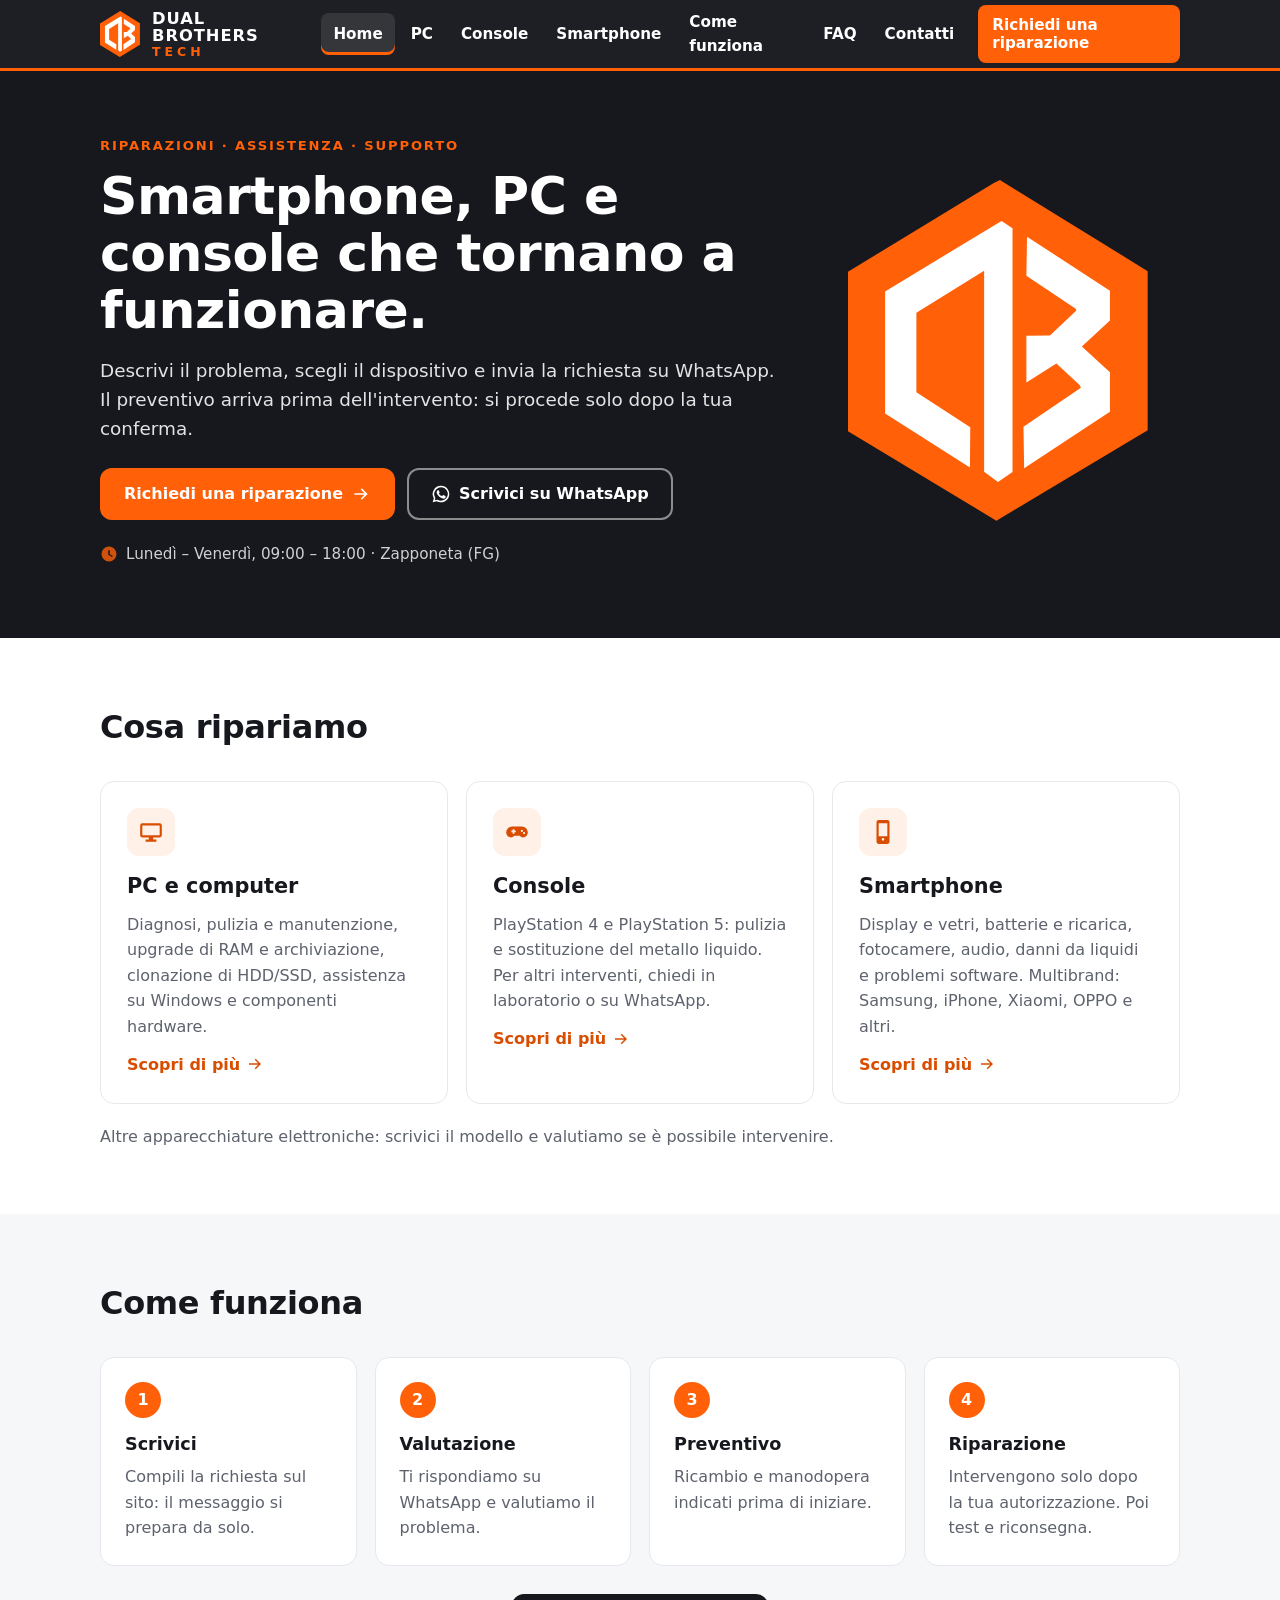
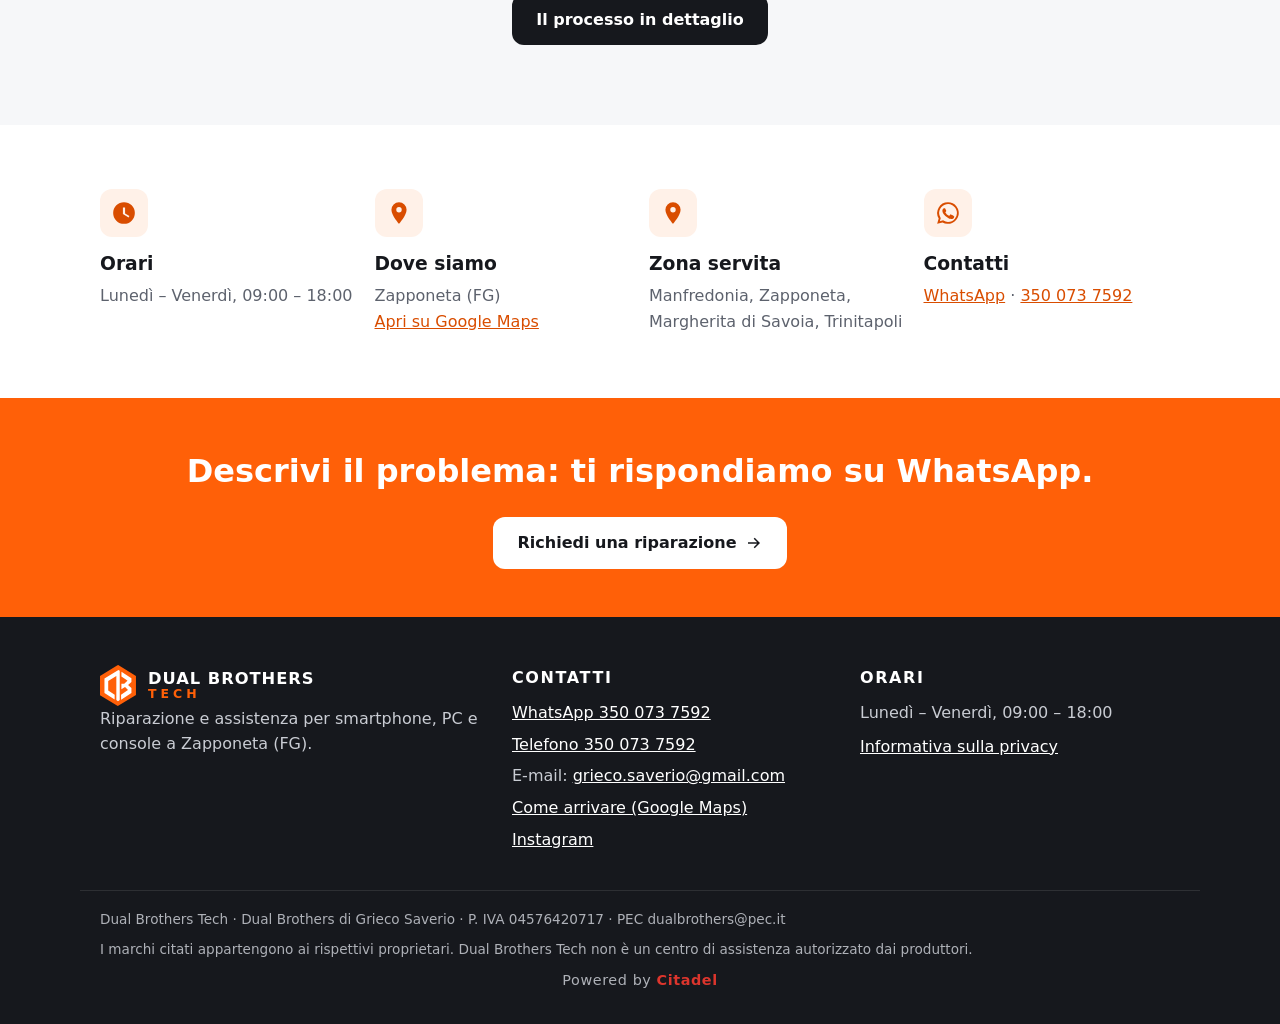
<file: index.html>
<!DOCTYPE html>
<html lang="it">
<head>
<meta charset="utf-8">
<meta name="viewport" content="width=device-width, initial-scale=1">
<title>Dual Brothers Tech – Riparazione smartphone, PC e console a Zapponeta</title>
<meta name="description" content="Riparazione di smartphone, PC e console (PS4, PS5) a Zapponeta (FG). Zona servita: Manfredonia, Zapponeta, Margherita di Savoia, Trinitapoli. Preventivo su WhatsApp.">
<meta name="theme-color" content="#16181D">
<meta property="og:type" content="website">
<meta property="og:locale" content="it_IT">
<meta property="og:site_name" content="Dual Brothers Tech">
<meta property="og:title" content="Dual Brothers Tech – Riparazione smartphone, PC e console a Zapponeta">
<meta property="og:description" content="Riparazione di smartphone, PC e console (PS4, PS5) a Zapponeta (FG). Zona servita: Manfredonia, Zapponeta, Margherita di Savoia, Trinitapoli. Preventivo su WhatsApp.">
<meta property="og:image" content="https://dual-brothers-tech.github.io/DBT-Official-Static-Website/assets/img/og-image.png">
<meta property="og:url" content="https://dual-brothers-tech.github.io/DBT-Official-Static-Website/">
<link rel="icon" href="assets/img/favicon.svg" type="image/svg+xml">
<link rel="icon" href="assets/img/favicon-32.png" sizes="32x32" type="image/png">
<link rel="apple-touch-icon" href="assets/img/apple-touch-icon.png">
<link rel="stylesheet" href="assets/css/style.css">
<link rel="stylesheet" href="assets/css/citadel.css">
<script type="application/ld+json">{"@context": "https://schema.org", "@type": "LocalBusiness", "name": "Dual Brothers Tech", "legalName": "Dual Brothers di Grieco Saverio", "url": "https://dual-brothers-tech.github.io/DBT-Official-Static-Website/", "telephone": "+393500737592", "vatID": "IT04576420717", "image": "https://dual-brothers-tech.github.io/DBT-Official-Static-Website/assets/img/og-image.png", "address": {"@type": "PostalAddress", "addressLocality": "Zapponeta", "addressRegion": "FG", "addressCountry": "IT"}, "geo": {"@type": "GeoCoordinates", "latitude": 41.4580657, "longitude": 15.9516012}, "openingHoursSpecification": [{"@type": "OpeningHoursSpecification", "dayOfWeek": ["Monday", "Tuesday", "Wednesday", "Thursday", "Friday"], "opens": "09:00", "closes": "18:00"}], "areaServed": ["Manfredonia", "Zapponeta", "Margherita di Savoia", "Trinitapoli"], "email": "grieco.saverio@gmail.com"}</script>
</head>
<body>
<a class="skip" href="#main">Vai al contenuto</a>
<header class="site-header">
  <div class="wrap bar">
    <a class="brand" href="index.html" aria-label="Dual Brothers Tech – Home">
      <img src="assets/img/db-mark.svg" alt="" width="40" height="46">
      <span class="brand-text"><strong>Dual Brothers</strong><span>Tech</span></span>
    </a>
    <nav id="nav" class="nav" aria-label="Principale">
      <a href="index.html" aria-current="page">Home</a><a href="pc.html">PC</a><a href="console.html">Console</a><a href="smartphone.html">Smartphone</a><a href="come-funziona.html">Come funziona</a><a href="faq.html">FAQ</a><a href="contatti.html">Contatti</a>
      <a class="btn btn-primary nav-cta" href="richiedi-riparazione.html">Richiedi una riparazione</a>
    </nav>
    <button class="burger" aria-label="Apri il menu" aria-expanded="false" aria-controls="nav"><span></span><span></span><span></span></button>
  </div>
</header>
<main id="main">
<section class="hero">
  <div class="wrap hero-grid">
    <div>
      <p class="eyebrow">Riparazioni · Assistenza · Supporto</p>
      <h1>Smartphone, PC e console che tornano a funzionare.</h1>
      <p class="lead">Descrivi il problema, scegli il dispositivo e invia la richiesta su WhatsApp. Il preventivo arriva prima dell'intervento: si procede solo dopo la tua conferma.</p>
      <div class="actions">
        <a class="btn btn-primary" href="richiedi-riparazione.html">Richiedi una riparazione <svg viewBox="0 0 24 24" aria-hidden="true"><path fill="currentColor" d="M13 5l7 7-7 7-1.400-1.400L16.200 13H4v-2h12.200l-4.600-4.600Z"/></svg></a>
        <a class="btn btn-ghost" href="https://wa.me/393500737592" rel="noopener"><svg viewBox="0 0 24 24" aria-hidden="true"><path fill="currentColor" d="M12 2a10 10 0 0 0-8.6 15.1L2 22l5-1.3A10 10 0 1 0 12 2Zm0 18.2a8.2 8.2 0 0 1-4.2-1.2l-.3-.2-3 .8.8-2.9-.2-.3A8.2 8.2 0 1 1 12 20.200Zm4.500-6.100c-.2-.1-1.500-.7-1.700-.8-.2-.1-.4-.1-.6.100l-.8 1c-.1.200-.3.200-.5.100a6.700 6.700 0 0 1-3.300-2.900c-.2-.4.200-.4.700-1.300.1-.2 0-.3 0-.5l-.8-1.800c-.2-.5-.4-.4-.6-.4h-.5a1 1 0 0 0-.7.300 3 3 0 0 0-.9 2.200 5.200 5.200 0 0 0 1.100 2.800 11.900 11.900 0 0 0 4.600 4c1.700.7 2.400.8 3.200.7a2.700 2.700 0 0 0 1.800-1.300 2.200 2.200 0 0 0 .2-1.300c-.1-.1-.2-.2-.5-.3Z"/></svg> Scrivici su WhatsApp</a>
      </div>
      <p class="hero-note"><svg viewBox="0 0 24 24" aria-hidden="true"><path fill="currentColor" d="M12 2a10 10 0 1 0 0 20 10 10 0 0 0 0-20Zm1 5v5.400l4 2.400-.8 1.300L11 13V7Z"/></svg> Lunedì – Venerdì, 09:00 – 18:00 · Zapponeta (FG)</p>
    </div>
    <div class="hero-mark" aria-hidden="true"><img src="assets/img/db-mark.svg" alt="" width="320" height="364"></div>
  </div>
</section>

<section class="section">
  <div class="wrap">
    <h2 class="section-title">Cosa ripariamo</h2>
    <div class="cards three">
      <a class="card card-link" href="pc.html">
        <span class="card-icon"><svg viewBox="0 0 24 24" aria-hidden="true"><path fill="currentColor" d="M4 4h16a2 2 0 0 1 2 2v9a2 2 0 0 1-2 2h-6v2h3v2H7v-2h3v-2H4a2 2 0 0 1-2-2V6a2 2 0 0 1 2-2Zm0 2v9h16V6Z"/></svg></span>
        <h3>PC e computer</h3>
        <p>Diagnosi, pulizia e manutenzione, upgrade di RAM e archiviazione, clonazione di HDD/SSD, assistenza su Windows e componenti hardware.</p>
        <span class="more">Scopri di più <svg viewBox="0 0 24 24" aria-hidden="true"><path fill="currentColor" d="M13 5l7 7-7 7-1.400-1.400L16.200 13H4v-2h12.200l-4.600-4.600Z"/></svg></span>
      </a>
      <a class="card card-link" href="console.html">
        <span class="card-icon"><svg viewBox="0 0 24 24" aria-hidden="true"><path fill="currentColor" d="M7.500 7h9A5.500 5.500 0 0 1 22 12.500 4.500 4.500 0 0 1 17.500 17c-1.300 0-2-.600-2.800-1.500H9.300C8.500 16.400 7.800 17 6.500 17A4.500 4.500 0 0 1 2 12.500 5.500 5.500 0 0 1 7.500 7ZM8 9.500v1.200H6.800v1.600H8v1.200h1.600v-1.200h1.200v-1.600H9.600V9.500H8Zm8.500.5a1 1 0 1 0 0 2 1 1 0 0 0 0-2Zm2 2a1 1 0 1 0 0 2 1 1 0 0 0 0-2Z"/></svg></span>
        <h3>Console</h3>
        <p>PlayStation 4 e PlayStation 5: pulizia e sostituzione del metallo liquido. Per altri interventi, chiedi in laboratorio o su WhatsApp.</p>
        <span class="more">Scopri di più <svg viewBox="0 0 24 24" aria-hidden="true"><path fill="currentColor" d="M13 5l7 7-7 7-1.400-1.400L16.200 13H4v-2h12.200l-4.600-4.600Z"/></svg></span>
      </a>
      <a class="card card-link" href="smartphone.html">
        <span class="card-icon"><svg viewBox="0 0 24 24" aria-hidden="true"><path fill="currentColor" d="M8 1h8a2 2 0 0 1 2 2v18a2 2 0 0 1-2 2H8a2 2 0 0 1-2-2V3a2 2 0 0 1 2-2Zm4 19a1.200 1.200 0 1 0 0-2.400 1.200 1.200 0 0 0 0 2.400ZM8 4v12h8V4Z"/></svg></span>
        <h3>Smartphone</h3>
        <p>Display e vetri, batterie e ricarica, fotocamere, audio, danni da liquidi e problemi software. Multibrand: Samsung, iPhone, Xiaomi, OPPO e altri.</p>
        <span class="more">Scopri di più <svg viewBox="0 0 24 24" aria-hidden="true"><path fill="currentColor" d="M13 5l7 7-7 7-1.400-1.400L16.200 13H4v-2h12.200l-4.600-4.600Z"/></svg></span>
      </a>
    </div>
    <p class="note-line">Altre apparecchiature elettroniche: scrivici il modello e valutiamo se è possibile intervenire.</p>
  </div>
</section>

<section class="section section-alt">
  <div class="wrap">
    <h2 class="section-title">Come funziona</h2>
    <ol class="steps">
      <li><strong>Scrivici</strong><span>Compili la richiesta sul sito: il messaggio si prepara da solo.</span></li>
      <li><strong>Valutazione</strong><span>Ti rispondiamo su WhatsApp e valutiamo il problema.</span></li>
      <li><strong>Preventivo</strong><span>Ricambio e manodopera indicati prima di iniziare.</span></li>
      <li><strong>Riparazione</strong><span>Intervengono solo dopo la tua autorizzazione. Poi test e riconsegna.</span></li>
    </ol>
    <p class="center"><a class="btn btn-dark" href="come-funziona.html">Il processo in dettaglio</a></p>
  </div>
</section>

<section class="section">
  <div class="wrap info-grid">
    <div class="info">
      <span class="card-icon"><svg viewBox="0 0 24 24" aria-hidden="true"><path fill="currentColor" d="M12 2a10 10 0 1 0 0 20 10 10 0 0 0 0-20Zm1 5v5.400l4 2.400-.8 1.300L11 13V7Z"/></svg></span>
      <h3>Orari</h3>
      <p>Lunedì – Venerdì, 09:00 – 18:00</p>
    </div>
    <div class="info">
      <span class="card-icon"><svg viewBox="0 0 24 24" aria-hidden="true"><path fill="currentColor" d="M12 2a7 7 0 0 0-7 7c0 5.200 7 13 7 13s7-7.800 7-13a7 7 0 0 0-7-7Zm0 9.500A2.500 2.500 0 1 1 12 6.500a2.500 2.500 0 0 1 0 5Z"/></svg></span>
      <h3>Dove siamo</h3>
      <p>Zapponeta (FG)<br><a href="https://maps.app.goo.gl/5PvnprcVcXZ9vp3Z8" rel="noopener">Apri su Google Maps</a></p>
    </div>
    <div class="info">
      <span class="card-icon"><svg viewBox="0 0 24 24" aria-hidden="true"><path fill="currentColor" d="M12 2a7 7 0 0 0-7 7c0 5.200 7 13 7 13s7-7.800 7-13a7 7 0 0 0-7-7Zm0 9.500A2.500 2.500 0 1 1 12 6.500a2.500 2.500 0 0 1 0 5Z"/></svg></span>
      <h3>Zona servita</h3>
      <p>Manfredonia, Zapponeta, Margherita di Savoia, Trinitapoli</p>
    </div>
    <div class="info">
      <span class="card-icon"><svg viewBox="0 0 24 24" aria-hidden="true"><path fill="currentColor" d="M12 2a10 10 0 0 0-8.6 15.1L2 22l5-1.3A10 10 0 1 0 12 2Zm0 18.2a8.2 8.2 0 0 1-4.2-1.2l-.3-.2-3 .8.8-2.9-.2-.3A8.2 8.2 0 1 1 12 20.200Zm4.500-6.100c-.2-.1-1.500-.7-1.700-.8-.2-.1-.4-.1-.6.100l-.8 1c-.1.200-.3.200-.5.100a6.700 6.700 0 0 1-3.300-2.900c-.2-.4.200-.4.700-1.300.1-.2 0-.3 0-.5l-.8-1.800c-.2-.5-.4-.4-.6-.4h-.5a1 1 0 0 0-.7.300 3 3 0 0 0-.9 2.200 5.200 5.200 0 0 0 1.100 2.800 11.900 11.900 0 0 0 4.600 4c1.700.7 2.400.8 3.200.7a2.700 2.700 0 0 0 1.800-1.300 2.200 2.200 0 0 0 .2-1.300c-.1-.1-.2-.2-.5-.3Z"/></svg></span>
      <h3>Contatti</h3>
      <p><a href="https://wa.me/393500737592" rel="noopener">WhatsApp</a> · <a href="tel:+393500737592">350 073 7592</a></p>
    </div>
  </div>
</section>
<section class="cta-band"><div class="wrap">
  <h2>Descrivi il problema: ti rispondiamo su WhatsApp.</h2>
  <a class="btn btn-light" href="richiedi-riparazione.html">Richiedi una riparazione <svg viewBox="0 0 24 24" aria-hidden="true"><path fill="currentColor" d="M13 5l7 7-7 7-1.400-1.400L16.200 13H4v-2h12.200l-4.600-4.600Z"/></svg></a>
</div></section>
</main>
<footer class="site-footer">
  <div class="wrap foot-grid">
    <div>
      <a class="brand brand-foot" href="index.html"><img src="assets/img/db-mark.svg" alt="" width="36" height="41"><span class="brand-text"><strong>Dual Brothers</strong><span>Tech</span></span></a>
      <p>Riparazione e assistenza per smartphone, PC e console a Zapponeta (FG).</p>
    </div>
    <div>
      <h2>Contatti</h2>
      <ul>
        <li><a href="https://wa.me/393500737592" rel="noopener">WhatsApp 350 073 7592</a></li>
        <li><a href="tel:+393500737592">Telefono 350 073 7592</a></li>
        <li>E-mail: <a href="mailto:grieco.saverio@gmail.com">grieco.saverio@gmail.com</a></li>
        <li><a href="https://maps.app.goo.gl/5PvnprcVcXZ9vp3Z8" rel="noopener">Come arrivare (Google Maps)</a></li>
        <li><a href="https://www.instagram.com/db_tech_riparazioni/" rel="noopener">Instagram</a></li>
      </ul>
    </div>
    <div>
      <h2>Orari</h2>
      <p>Lunedì – Venerdì, 09:00 – 18:00</p>
      <p><a href="privacy.html">Informativa sulla privacy</a></p>
    </div>
  </div>
  <div class="wrap legal">
    <p>Dual Brothers Tech · Dual Brothers di Grieco Saverio · P. IVA 04576420717 · PEC dualbrothers@pec.it</p>
    <p>I marchi citati appartengono ai rispettivi proprietari. Dual Brothers Tech non è un centro di assistenza autorizzato dai produttori.</p>
    <p class="powered cx-immune">Powered by <a class="cx-link" href="https://the-citadel-mainframe.github.io/citadel-website/index.html" target="_blank" rel="noopener">Citadel</a></p>
  </div>
</footer>
<script src="assets/js/config.js"></script>
<script src="assets/js/main.js"></script>
<script src="assets/js/citadel.js"></script>
</body>
</html>
</file>
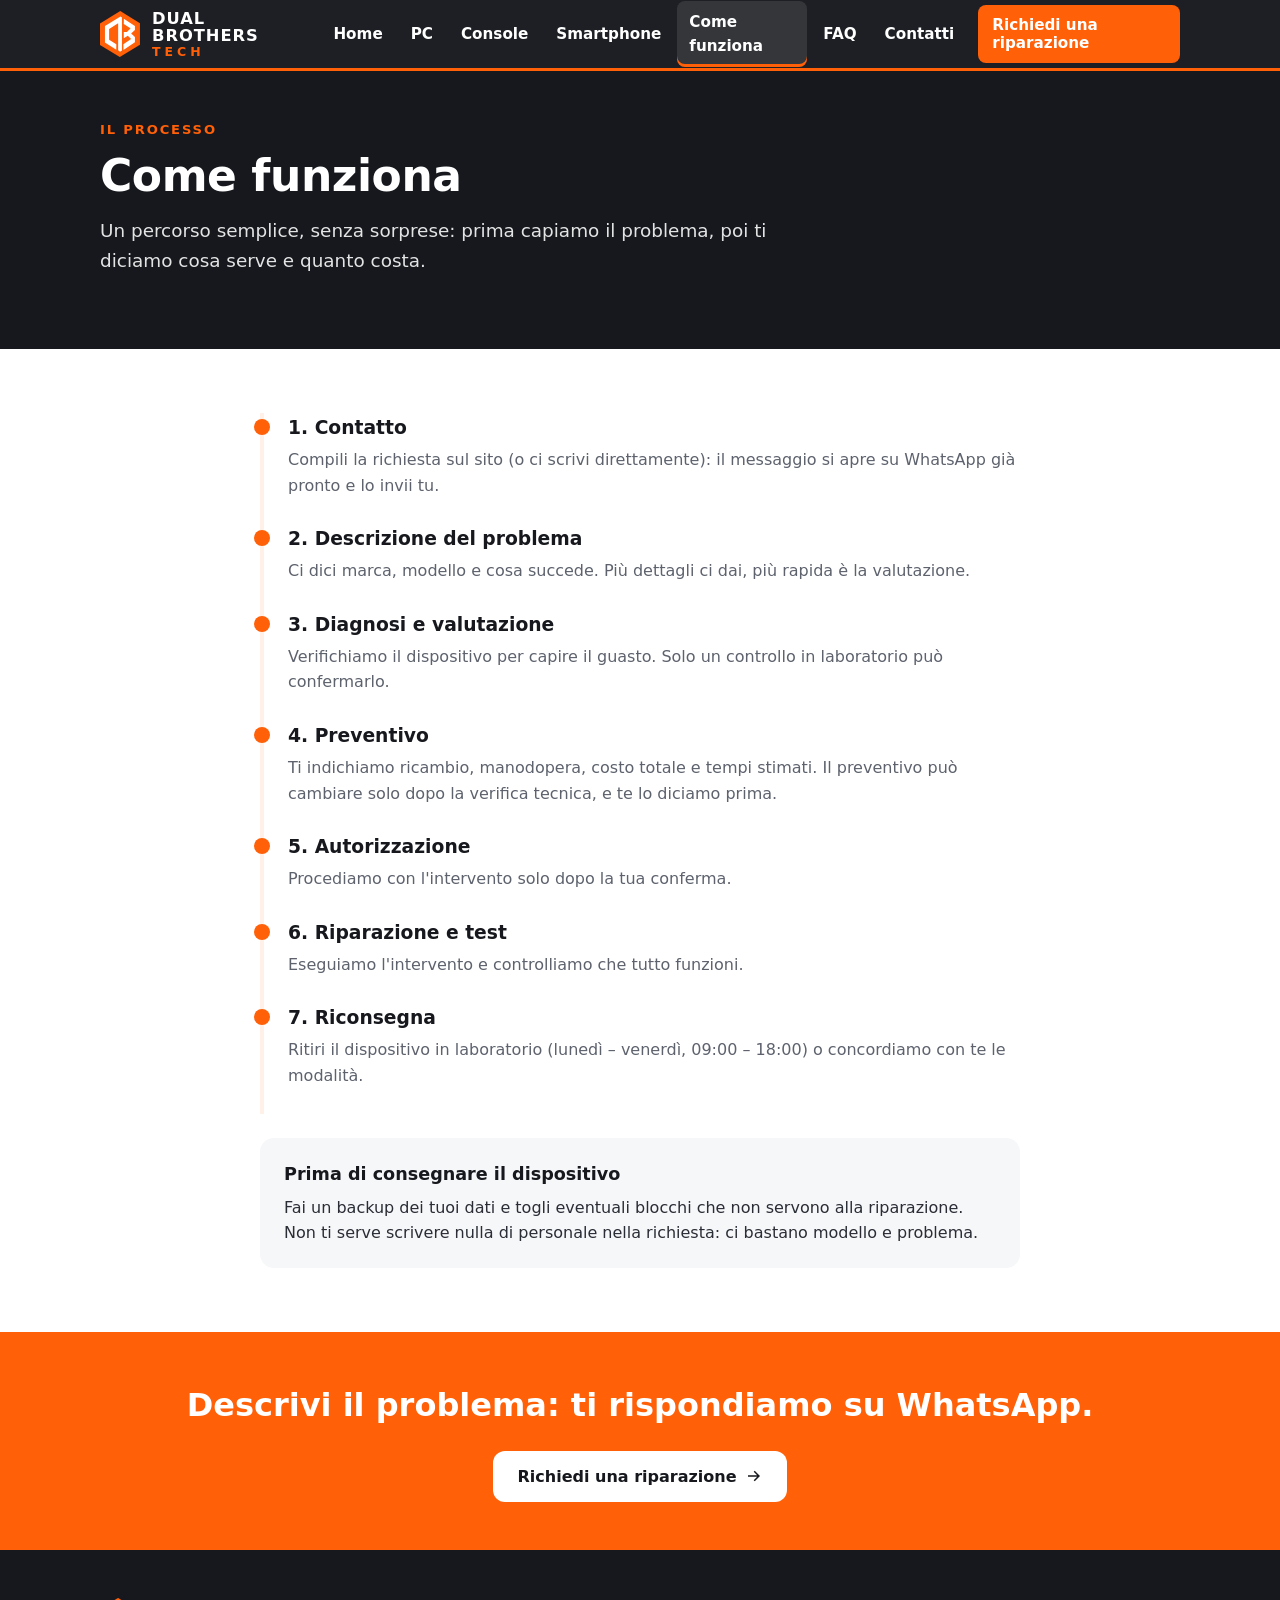
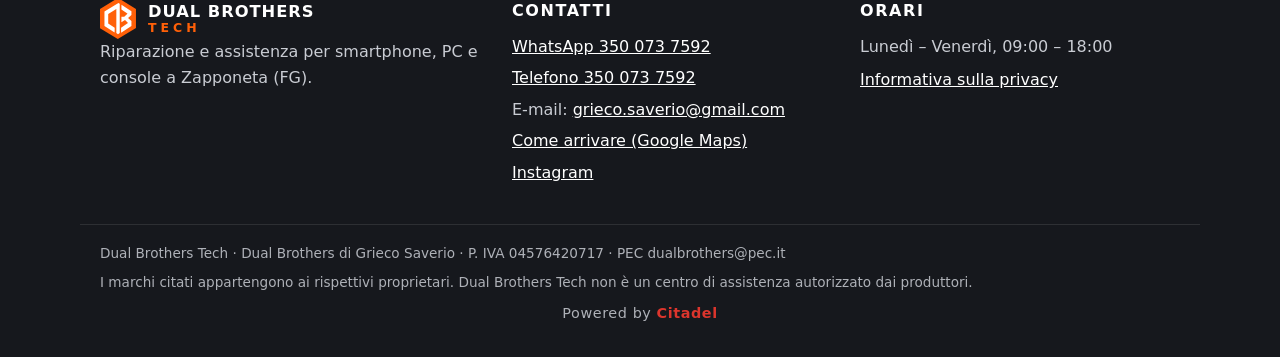
<file: come-funziona.html>
<!DOCTYPE html>
<html lang="it">
<head>
<meta charset="utf-8">
<meta name="viewport" content="width=device-width, initial-scale=1">
<title>Come funziona – Dual Brothers Tech</title>
<meta name="description" content="Dalla richiesta su WhatsApp alla riconsegna: il processo di riparazione di Dual Brothers Tech, con preventivo prima dell&#x27;intervento.">
<meta name="theme-color" content="#16181D">
<meta property="og:type" content="website">
<meta property="og:locale" content="it_IT">
<meta property="og:site_name" content="Dual Brothers Tech">
<meta property="og:title" content="Come funziona – Dual Brothers Tech">
<meta property="og:description" content="Dalla richiesta su WhatsApp alla riconsegna: il processo di riparazione di Dual Brothers Tech, con preventivo prima dell&#x27;intervento.">
<meta property="og:image" content="https://dual-brothers-tech.github.io/DBT-Official-Static-Website/assets/img/og-image.png">
<meta property="og:url" content="https://dual-brothers-tech.github.io/DBT-Official-Static-Website/come-funziona.html">
<link rel="icon" href="assets/img/favicon.svg" type="image/svg+xml">
<link rel="icon" href="assets/img/favicon-32.png" sizes="32x32" type="image/png">
<link rel="apple-touch-icon" href="assets/img/apple-touch-icon.png">
<link rel="stylesheet" href="assets/css/style.css">
<link rel="stylesheet" href="assets/css/citadel.css">
</head>
<body>
<a class="skip" href="#main">Vai al contenuto</a>
<header class="site-header">
  <div class="wrap bar">
    <a class="brand" href="index.html" aria-label="Dual Brothers Tech – Home">
      <img src="assets/img/db-mark.svg" alt="" width="40" height="46">
      <span class="brand-text"><strong>Dual Brothers</strong><span>Tech</span></span>
    </a>
    <nav id="nav" class="nav" aria-label="Principale">
      <a href="index.html">Home</a><a href="pc.html">PC</a><a href="console.html">Console</a><a href="smartphone.html">Smartphone</a><a href="come-funziona.html" aria-current="page">Come funziona</a><a href="faq.html">FAQ</a><a href="contatti.html">Contatti</a>
      <a class="btn btn-primary nav-cta" href="richiedi-riparazione.html">Richiedi una riparazione</a>
    </nav>
    <button class="burger" aria-label="Apri il menu" aria-expanded="false" aria-controls="nav"><span></span><span></span><span></span></button>
  </div>
</header>
<main id="main">
<section class="page-head"><div class="wrap">
  <p class="eyebrow">Il processo</p>
  <h1>Come funziona</h1>
  <p class="lead">Un percorso semplice, senza sorprese: prima capiamo il problema, poi ti diciamo cosa serve e quanto costa.</p>
</div></section>
<section class="section"><div class="wrap narrow">
  <ol class="timeline">
    <li><h3>1. Contatto</h3><p>Compili la richiesta sul sito (o ci scrivi direttamente): il messaggio si apre su WhatsApp già pronto e lo invii tu.</p></li>
    <li><h3>2. Descrizione del problema</h3><p>Ci dici marca, modello e cosa succede. Più dettagli ci dai, più rapida è la valutazione.</p></li>
    <li><h3>3. Diagnosi e valutazione</h3><p>Verifichiamo il dispositivo per capire il guasto. Solo un controllo in laboratorio può confermarlo.</p></li>
    <li><h3>4. Preventivo</h3><p>Ti indichiamo ricambio, manodopera, costo totale e tempi stimati. Il preventivo può cambiare solo dopo la verifica tecnica, e te lo diciamo prima.</p></li>
    <li><h3>5. Autorizzazione</h3><p>Procediamo con l'intervento solo dopo la tua conferma.</p></li>
    <li><h3>6. Riparazione e test</h3><p>Eseguiamo l'intervento e controlliamo che tutto funzioni.</p></li>
    <li><h3>7. Riconsegna</h3><p>Ritiri il dispositivo in laboratorio (lunedì – venerdì, 09:00 – 18:00) o concordiamo con te le modalità.</p></li>
  </ol>
  <div class="box"><h3>Prima di consegnare il dispositivo</h3><p>Fai un backup dei tuoi dati e togli eventuali blocchi che non servono alla riparazione. Non ti serve scrivere nulla di personale nella richiesta: ci bastano modello e problema.</p></div>
</div></section>
<section class="cta-band"><div class="wrap">
  <h2>Descrivi il problema: ti rispondiamo su WhatsApp.</h2>
  <a class="btn btn-light" href="richiedi-riparazione.html">Richiedi una riparazione <svg viewBox="0 0 24 24" aria-hidden="true"><path fill="currentColor" d="M13 5l7 7-7 7-1.400-1.400L16.200 13H4v-2h12.200l-4.600-4.600Z"/></svg></a>
</div></section>
</main>
<footer class="site-footer">
  <div class="wrap foot-grid">
    <div>
      <a class="brand brand-foot" href="index.html"><img src="assets/img/db-mark.svg" alt="" width="36" height="41"><span class="brand-text"><strong>Dual Brothers</strong><span>Tech</span></span></a>
      <p>Riparazione e assistenza per smartphone, PC e console a Zapponeta (FG).</p>
    </div>
    <div>
      <h2>Contatti</h2>
      <ul>
        <li><a href="https://wa.me/393500737592" rel="noopener">WhatsApp 350 073 7592</a></li>
        <li><a href="tel:+393500737592">Telefono 350 073 7592</a></li>
        <li>E-mail: <a href="mailto:grieco.saverio@gmail.com">grieco.saverio@gmail.com</a></li>
        <li><a href="https://maps.app.goo.gl/5PvnprcVcXZ9vp3Z8" rel="noopener">Come arrivare (Google Maps)</a></li>
        <li><a href="https://www.instagram.com/db_tech_riparazioni/" rel="noopener">Instagram</a></li>
      </ul>
    </div>
    <div>
      <h2>Orari</h2>
      <p>Lunedì – Venerdì, 09:00 – 18:00</p>
      <p><a href="privacy.html">Informativa sulla privacy</a></p>
    </div>
  </div>
  <div class="wrap legal">
    <p>Dual Brothers Tech · Dual Brothers di Grieco Saverio · P. IVA 04576420717 · PEC dualbrothers@pec.it</p>
    <p>I marchi citati appartengono ai rispettivi proprietari. Dual Brothers Tech non è un centro di assistenza autorizzato dai produttori.</p>
    <p class="powered cx-immune">Powered by <a class="cx-link" href="https://the-citadel-mainframe.github.io/citadel-website/index.html" target="_blank" rel="noopener">Citadel</a></p>
  </div>
</footer>
<script src="assets/js/config.js"></script>
<script src="assets/js/main.js"></script>
<script src="assets/js/citadel.js"></script>
</body>
</html>
</file>
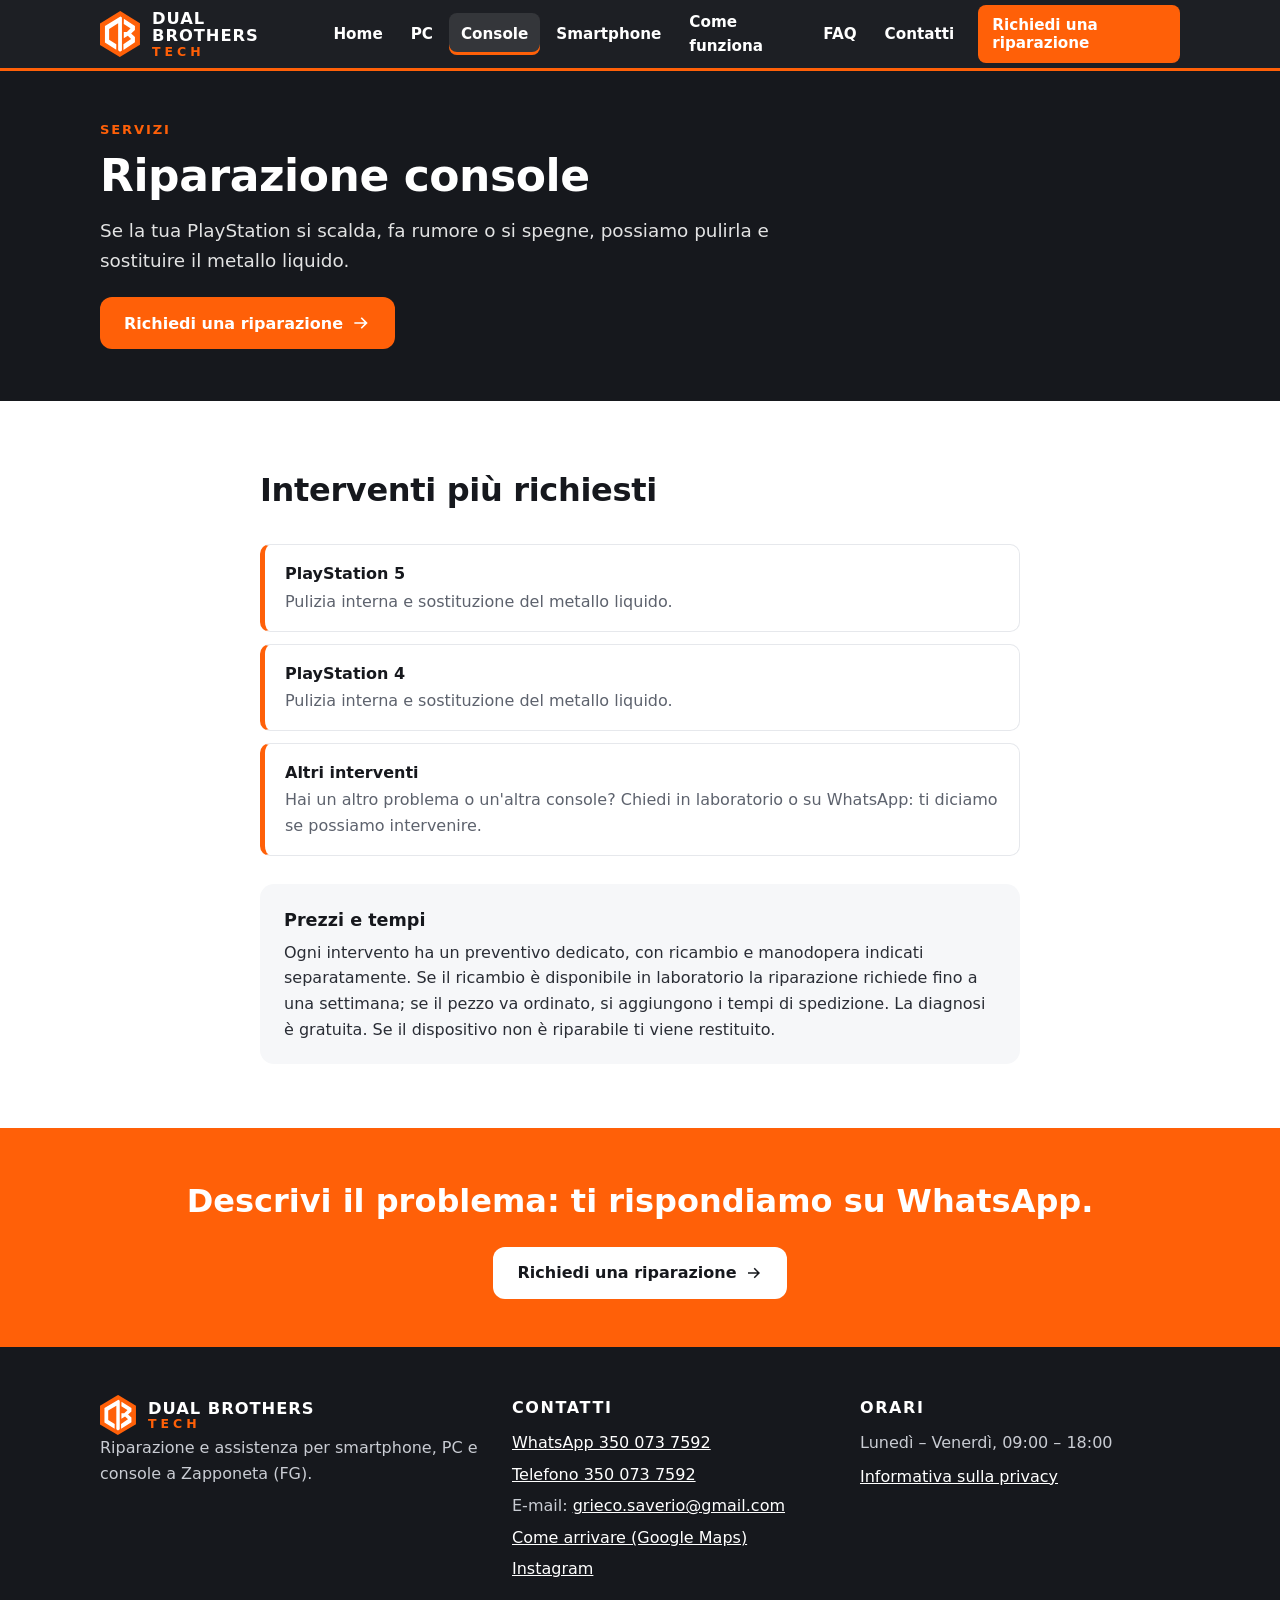
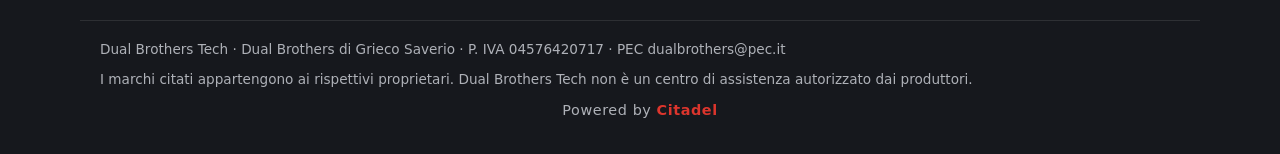
<file: console.html>
<!DOCTYPE html>
<html lang="it">
<head>
<meta charset="utf-8">
<meta name="viewport" content="width=device-width, initial-scale=1">
<title>Riparazione console PS4 e PS5 a Zapponeta – Dual Brothers Tech</title>
<meta name="description" content="Pulizia e sostituzione del metallo liquido per PlayStation 4 e PlayStation 5. Per altri interventi chiedi in laboratorio o su WhatsApp.">
<meta name="theme-color" content="#16181D">
<meta property="og:type" content="website">
<meta property="og:locale" content="it_IT">
<meta property="og:site_name" content="Dual Brothers Tech">
<meta property="og:title" content="Riparazione console PS4 e PS5 a Zapponeta – Dual Brothers Tech">
<meta property="og:description" content="Pulizia e sostituzione del metallo liquido per PlayStation 4 e PlayStation 5. Per altri interventi chiedi in laboratorio o su WhatsApp.">
<meta property="og:image" content="https://dual-brothers-tech.github.io/DBT-Official-Static-Website/assets/img/og-image.png">
<meta property="og:url" content="https://dual-brothers-tech.github.io/DBT-Official-Static-Website/console.html">
<link rel="icon" href="assets/img/favicon.svg" type="image/svg+xml">
<link rel="icon" href="assets/img/favicon-32.png" sizes="32x32" type="image/png">
<link rel="apple-touch-icon" href="assets/img/apple-touch-icon.png">
<link rel="stylesheet" href="assets/css/style.css">
<link rel="stylesheet" href="assets/css/citadel.css">
</head>
<body>
<a class="skip" href="#main">Vai al contenuto</a>
<header class="site-header">
  <div class="wrap bar">
    <a class="brand" href="index.html" aria-label="Dual Brothers Tech – Home">
      <img src="assets/img/db-mark.svg" alt="" width="40" height="46">
      <span class="brand-text"><strong>Dual Brothers</strong><span>Tech</span></span>
    </a>
    <nav id="nav" class="nav" aria-label="Principale">
      <a href="index.html">Home</a><a href="pc.html">PC</a><a href="console.html" aria-current="page">Console</a><a href="smartphone.html">Smartphone</a><a href="come-funziona.html">Come funziona</a><a href="faq.html">FAQ</a><a href="contatti.html">Contatti</a>
      <a class="btn btn-primary nav-cta" href="richiedi-riparazione.html">Richiedi una riparazione</a>
    </nav>
    <button class="burger" aria-label="Apri il menu" aria-expanded="false" aria-controls="nav"><span></span><span></span><span></span></button>
  </div>
</header>
<main id="main">
<section class="page-head"><div class="wrap">
  <p class="eyebrow">Servizi</p>
  <h1>Riparazione console</h1>
  <p class="lead">Se la tua PlayStation si scalda, fa rumore o si spegne, possiamo pulirla e sostituire il metallo liquido.</p>
  <a class="btn btn-primary" href="richiedi-riparazione.html?tipo=console">Richiedi una riparazione <svg viewBox="0 0 24 24" aria-hidden="true"><path fill="currentColor" d="M13 5l7 7-7 7-1.400-1.400L16.200 13H4v-2h12.200l-4.600-4.600Z"/></svg></a>
</div></section>
<section class="section"><div class="wrap narrow">
  <h2 class="section-title">Interventi più richiesti</h2>
  <ul class="svc-list"><li><strong>PlayStation 5</strong><span>Pulizia interna e sostituzione del metallo liquido.</span></li><li><strong>PlayStation 4</strong><span>Pulizia interna e sostituzione del metallo liquido.</span></li><li><strong>Altri interventi</strong><span>Hai un altro problema o un'altra console? Chiedi in laboratorio o su WhatsApp: ti diciamo se possiamo intervenire.</span></li></ul>
  
  <div class="box">
    <h3>Prezzi e tempi</h3>
    <p>Ogni intervento ha un preventivo dedicato, con ricambio e manodopera indicati separatamente. Se il ricambio è disponibile in laboratorio la riparazione richiede fino a una settimana; se il pezzo va ordinato, si aggiungono i tempi di spedizione. La diagnosi è gratuita. Se il dispositivo non è riparabile ti viene restituito.</p>
  </div>
</div></section>
<section class="cta-band"><div class="wrap">
  <h2>Descrivi il problema: ti rispondiamo su WhatsApp.</h2>
  <a class="btn btn-light" href="richiedi-riparazione.html">Richiedi una riparazione <svg viewBox="0 0 24 24" aria-hidden="true"><path fill="currentColor" d="M13 5l7 7-7 7-1.400-1.400L16.200 13H4v-2h12.200l-4.600-4.600Z"/></svg></a>
</div></section>
</main>
<footer class="site-footer">
  <div class="wrap foot-grid">
    <div>
      <a class="brand brand-foot" href="index.html"><img src="assets/img/db-mark.svg" alt="" width="36" height="41"><span class="brand-text"><strong>Dual Brothers</strong><span>Tech</span></span></a>
      <p>Riparazione e assistenza per smartphone, PC e console a Zapponeta (FG).</p>
    </div>
    <div>
      <h2>Contatti</h2>
      <ul>
        <li><a href="https://wa.me/393500737592" rel="noopener">WhatsApp 350 073 7592</a></li>
        <li><a href="tel:+393500737592">Telefono 350 073 7592</a></li>
        <li>E-mail: <a href="mailto:grieco.saverio@gmail.com">grieco.saverio@gmail.com</a></li>
        <li><a href="https://maps.app.goo.gl/5PvnprcVcXZ9vp3Z8" rel="noopener">Come arrivare (Google Maps)</a></li>
        <li><a href="https://www.instagram.com/db_tech_riparazioni/" rel="noopener">Instagram</a></li>
      </ul>
    </div>
    <div>
      <h2>Orari</h2>
      <p>Lunedì – Venerdì, 09:00 – 18:00</p>
      <p><a href="privacy.html">Informativa sulla privacy</a></p>
    </div>
  </div>
  <div class="wrap legal">
    <p>Dual Brothers Tech · Dual Brothers di Grieco Saverio · P. IVA 04576420717 · PEC dualbrothers@pec.it</p>
    <p>I marchi citati appartengono ai rispettivi proprietari. Dual Brothers Tech non è un centro di assistenza autorizzato dai produttori.</p>
    <p class="powered cx-immune">Powered by <a class="cx-link" href="https://the-citadel-mainframe.github.io/citadel-website/index.html" target="_blank" rel="noopener">Citadel</a></p>
  </div>
</footer>
<script src="assets/js/config.js"></script>
<script src="assets/js/main.js"></script>
<script src="assets/js/citadel.js"></script>
</body>
</html>
</file>
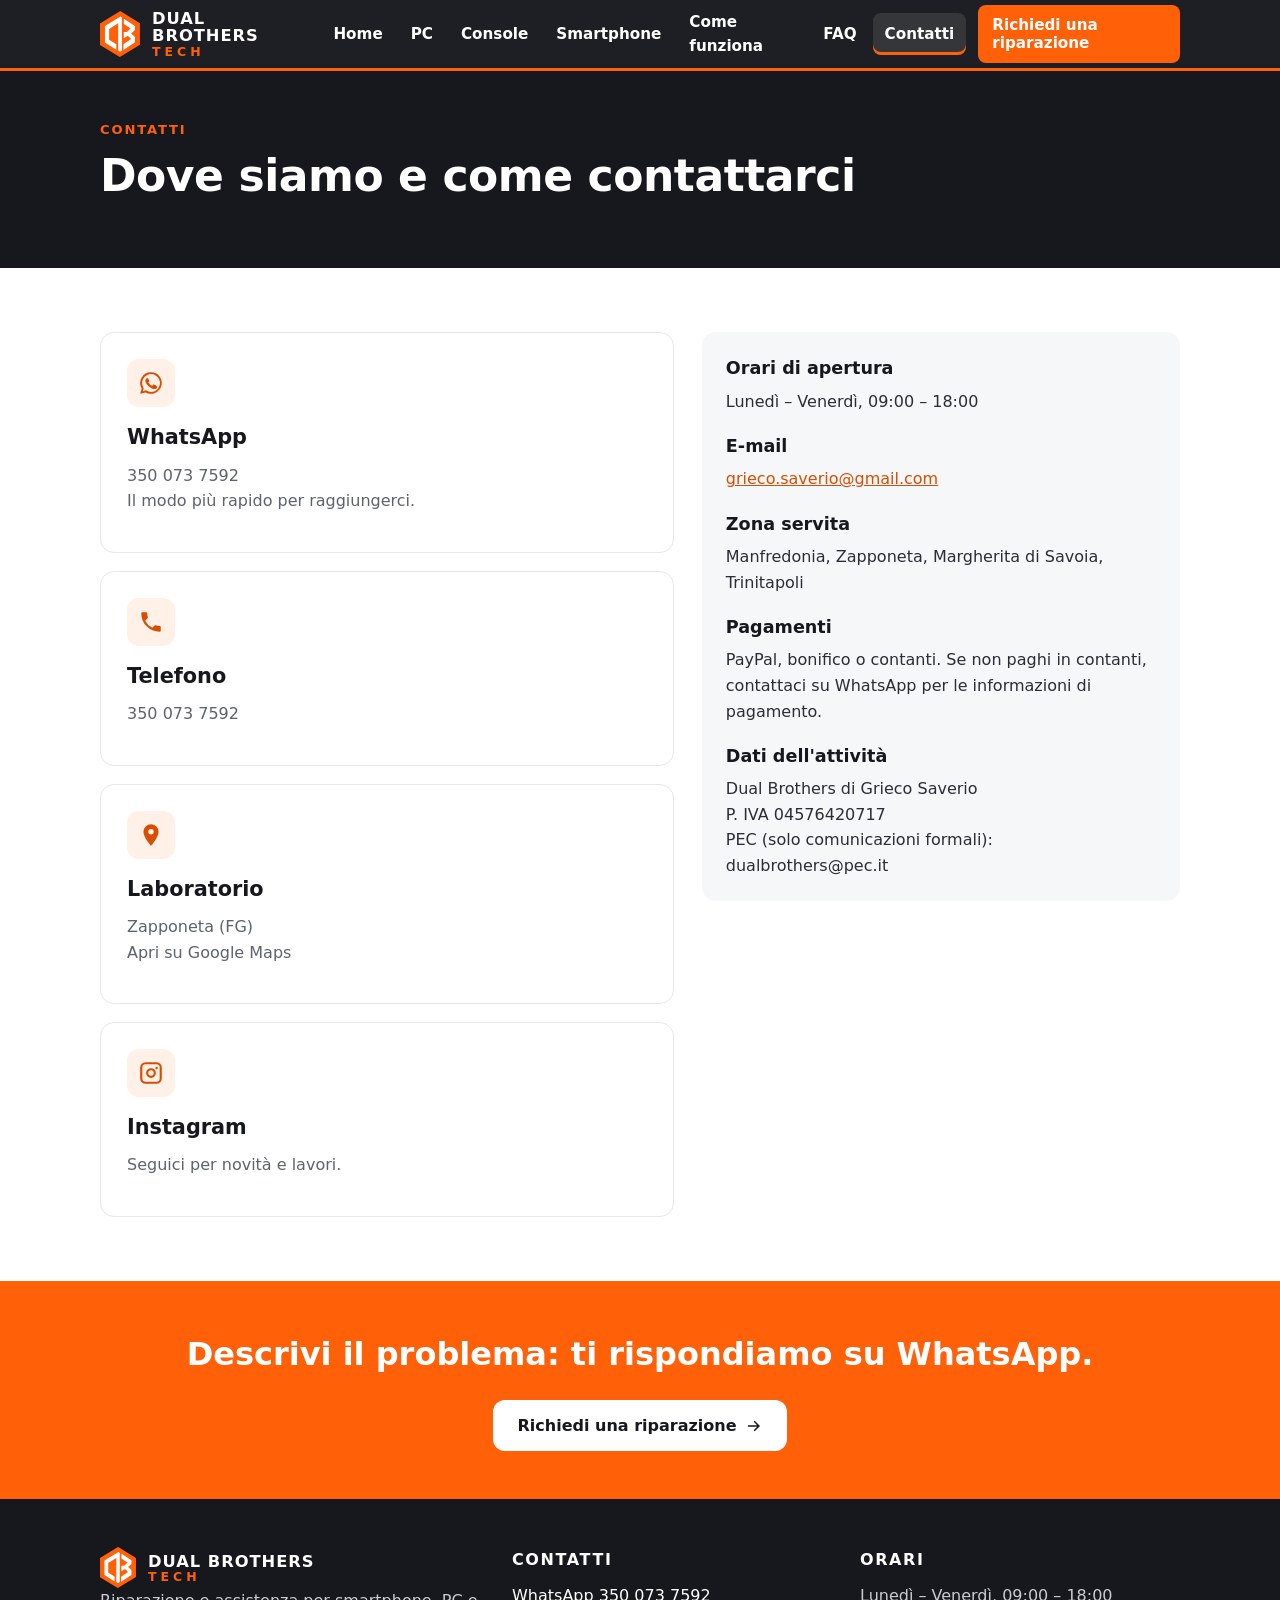
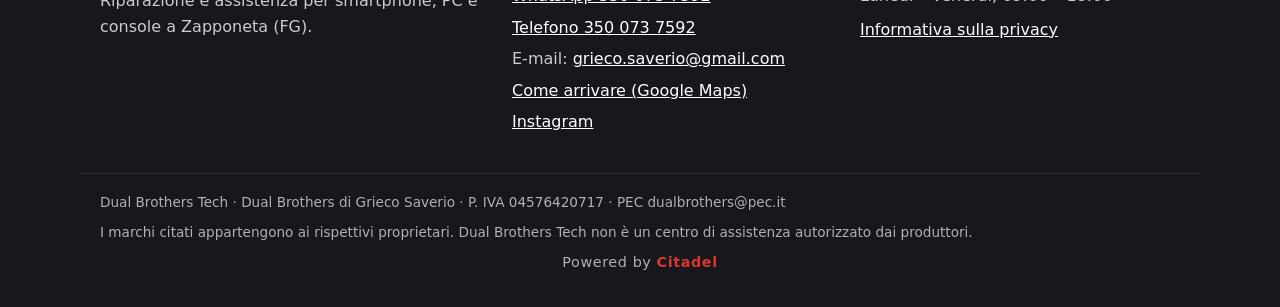
<file: contatti.html>
<!DOCTYPE html>
<html lang="it">
<head>
<meta charset="utf-8">
<meta name="viewport" content="width=device-width, initial-scale=1">
<title>Contatti e orari – Dual Brothers Tech</title>
<meta name="description" content="Contatta Dual Brothers Tech su WhatsApp, per telefono o via e-mail. Orari: lunedì-venerdì 09:00-18:00, Zapponeta (FG).">
<meta name="theme-color" content="#16181D">
<meta property="og:type" content="website">
<meta property="og:locale" content="it_IT">
<meta property="og:site_name" content="Dual Brothers Tech">
<meta property="og:title" content="Contatti e orari – Dual Brothers Tech">
<meta property="og:description" content="Contatta Dual Brothers Tech su WhatsApp, per telefono o via e-mail. Orari: lunedì-venerdì 09:00-18:00, Zapponeta (FG).">
<meta property="og:image" content="https://dual-brothers-tech.github.io/DBT-Official-Static-Website/assets/img/og-image.png">
<meta property="og:url" content="https://dual-brothers-tech.github.io/DBT-Official-Static-Website/contatti.html">
<link rel="icon" href="assets/img/favicon.svg" type="image/svg+xml">
<link rel="icon" href="assets/img/favicon-32.png" sizes="32x32" type="image/png">
<link rel="apple-touch-icon" href="assets/img/apple-touch-icon.png">
<link rel="stylesheet" href="assets/css/style.css">
<link rel="stylesheet" href="assets/css/citadel.css">
</head>
<body>
<a class="skip" href="#main">Vai al contenuto</a>
<header class="site-header">
  <div class="wrap bar">
    <a class="brand" href="index.html" aria-label="Dual Brothers Tech – Home">
      <img src="assets/img/db-mark.svg" alt="" width="40" height="46">
      <span class="brand-text"><strong>Dual Brothers</strong><span>Tech</span></span>
    </a>
    <nav id="nav" class="nav" aria-label="Principale">
      <a href="index.html">Home</a><a href="pc.html">PC</a><a href="console.html">Console</a><a href="smartphone.html">Smartphone</a><a href="come-funziona.html">Come funziona</a><a href="faq.html">FAQ</a><a href="contatti.html" aria-current="page">Contatti</a>
      <a class="btn btn-primary nav-cta" href="richiedi-riparazione.html">Richiedi una riparazione</a>
    </nav>
    <button class="burger" aria-label="Apri il menu" aria-expanded="false" aria-controls="nav"><span></span><span></span><span></span></button>
  </div>
</header>
<main id="main">
<section class="page-head"><div class="wrap">
  <p class="eyebrow">Contatti</p>
  <h1>Dove siamo e come contattarci</h1>
</div></section>
<section class="section"><div class="wrap contact-grid">
  <div class="cards">
    <a class="card card-link" href="https://wa.me/393500737592" rel="noopener"><span class="card-icon"><svg viewBox="0 0 24 24" aria-hidden="true"><path fill="currentColor" d="M12 2a10 10 0 0 0-8.6 15.1L2 22l5-1.3A10 10 0 1 0 12 2Zm0 18.2a8.2 8.2 0 0 1-4.2-1.2l-.3-.2-3 .8.8-2.9-.2-.3A8.2 8.2 0 1 1 12 20.200Zm4.500-6.100c-.2-.1-1.500-.7-1.700-.8-.2-.1-.4-.1-.6.100l-.8 1c-.1.200-.3.200-.5.100a6.700 6.700 0 0 1-3.300-2.900c-.2-.4.200-.4.700-1.300.1-.2 0-.3 0-.5l-.8-1.800c-.2-.5-.4-.4-.6-.4h-.5a1 1 0 0 0-.7.300 3 3 0 0 0-.9 2.200 5.200 5.200 0 0 0 1.100 2.800 11.900 11.900 0 0 0 4.600 4c1.700.7 2.400.8 3.200.7a2.700 2.700 0 0 0 1.800-1.300 2.200 2.200 0 0 0 .2-1.300c-.1-.1-.2-.2-.5-.3Z"/></svg></span><h3>WhatsApp</h3><p>350 073 7592<br>Il modo più rapido per raggiungerci.</p></a>
    <a class="card card-link" href="tel:+393500737592"><span class="card-icon"><svg viewBox="0 0 24 24" aria-hidden="true"><path fill="currentColor" d="M6.600 10.800a15 15 0 0 0 6.600 6.600l2.200-2.200a1 1 0 0 1 1-.2 11 11 0 0 0 3.600.6 1 1 0 0 1 1 1V20a1 1 0 0 1-1 1A17 17 0 0 1 3 4a1 1 0 0 1 1-1h3.500a1 1 0 0 1 1 1c0 1.300.2 2.500.6 3.600a1 1 0 0 1-.3 1Z"/></svg></span><h3>Telefono</h3><p>350 073 7592</p></a>
    <a class="card card-link" href="https://maps.app.goo.gl/5PvnprcVcXZ9vp3Z8" rel="noopener"><span class="card-icon"><svg viewBox="0 0 24 24" aria-hidden="true"><path fill="currentColor" d="M12 2a7 7 0 0 0-7 7c0 5.200 7 13 7 13s7-7.800 7-13a7 7 0 0 0-7-7Zm0 9.500A2.500 2.500 0 1 1 12 6.500a2.500 2.500 0 0 1 0 5Z"/></svg></span><h3>Laboratorio</h3><p>Zapponeta (FG)<br>Apri su Google Maps</p></a>
    <a class="card card-link" href="https://www.instagram.com/db_tech_riparazioni/" rel="noopener"><span class="card-icon"><svg viewBox="0 0 24 24" aria-hidden="true"><path fill="currentColor" d="M7 2h10a5 5 0 0 1 5 5v10a5 5 0 0 1-5 5H7a5 5 0 0 1-5-5V7a5 5 0 0 1 5-5Zm0 2a3 3 0 0 0-3 3v10a3 3 0 0 0 3 3h10a3 3 0 0 0 3-3V7a3 3 0 0 0-3-3H7Zm5 3.500a4.500 4.500 0 1 1 0 9 4.500 4.500 0 0 1 0-9Zm0 2a2.500 2.500 0 1 0 0 5 2.500 2.500 0 0 0 0-5Zm5.200-3.200a1.100 1.100 0 1 1 0 2.200 1.100 1.100 0 0 1 0-2.200Z"/></svg></span><h3>Instagram</h3><p>Seguici per novità e lavori.</p></a>
  </div>
  <div class="box">
    <h3>Orari di apertura</h3>
    <p>Lunedì – Venerdì, 09:00 – 18:00</p>
    <h3>E-mail</h3>
    <p><a href="mailto:grieco.saverio@gmail.com">grieco.saverio@gmail.com</a></p>
    <h3>Zona servita</h3>
    <p>Manfredonia, Zapponeta, Margherita di Savoia, Trinitapoli</p>
    <h3>Pagamenti</h3>
    <p>PayPal, bonifico o contanti. Se non paghi in contanti, contattaci su WhatsApp per le informazioni di pagamento.</p>
    <h3>Dati dell'attività</h3>
    <p>Dual Brothers di Grieco Saverio<br>P. IVA 04576420717<br>PEC (solo comunicazioni formali): dualbrothers@pec.it</p>
  </div>
</div></section>
<section class="cta-band"><div class="wrap">
  <h2>Descrivi il problema: ti rispondiamo su WhatsApp.</h2>
  <a class="btn btn-light" href="richiedi-riparazione.html">Richiedi una riparazione <svg viewBox="0 0 24 24" aria-hidden="true"><path fill="currentColor" d="M13 5l7 7-7 7-1.400-1.400L16.200 13H4v-2h12.200l-4.600-4.600Z"/></svg></a>
</div></section>
</main>
<footer class="site-footer">
  <div class="wrap foot-grid">
    <div>
      <a class="brand brand-foot" href="index.html"><img src="assets/img/db-mark.svg" alt="" width="36" height="41"><span class="brand-text"><strong>Dual Brothers</strong><span>Tech</span></span></a>
      <p>Riparazione e assistenza per smartphone, PC e console a Zapponeta (FG).</p>
    </div>
    <div>
      <h2>Contatti</h2>
      <ul>
        <li><a href="https://wa.me/393500737592" rel="noopener">WhatsApp 350 073 7592</a></li>
        <li><a href="tel:+393500737592">Telefono 350 073 7592</a></li>
        <li>E-mail: <a href="mailto:grieco.saverio@gmail.com">grieco.saverio@gmail.com</a></li>
        <li><a href="https://maps.app.goo.gl/5PvnprcVcXZ9vp3Z8" rel="noopener">Come arrivare (Google Maps)</a></li>
        <li><a href="https://www.instagram.com/db_tech_riparazioni/" rel="noopener">Instagram</a></li>
      </ul>
    </div>
    <div>
      <h2>Orari</h2>
      <p>Lunedì – Venerdì, 09:00 – 18:00</p>
      <p><a href="privacy.html">Informativa sulla privacy</a></p>
    </div>
  </div>
  <div class="wrap legal">
    <p>Dual Brothers Tech · Dual Brothers di Grieco Saverio · P. IVA 04576420717 · PEC dualbrothers@pec.it</p>
    <p>I marchi citati appartengono ai rispettivi proprietari. Dual Brothers Tech non è un centro di assistenza autorizzato dai produttori.</p>
    <p class="powered cx-immune">Powered by <a class="cx-link" href="https://the-citadel-mainframe.github.io/citadel-website/index.html" target="_blank" rel="noopener">Citadel</a></p>
  </div>
</footer>
<script src="assets/js/config.js"></script>
<script src="assets/js/main.js"></script>
<script src="assets/js/citadel.js"></script>
</body>
</html>
</file>
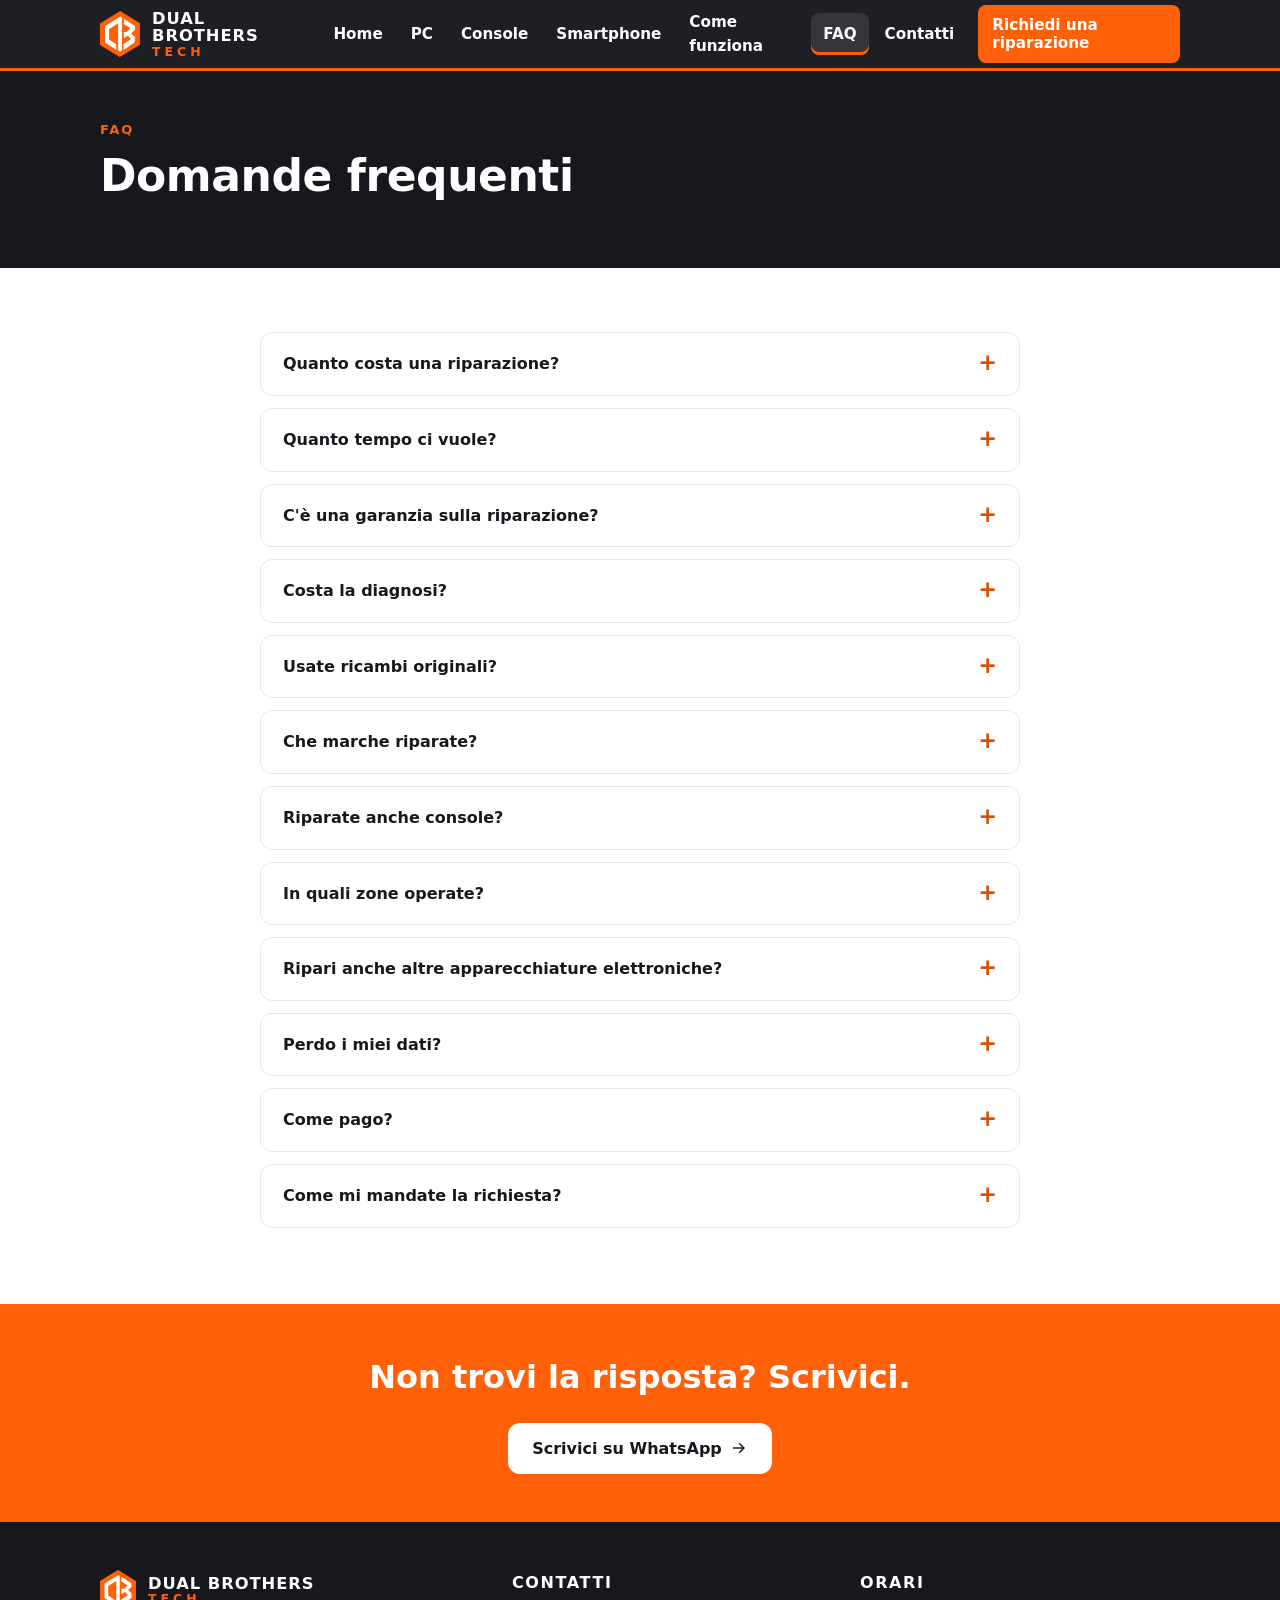
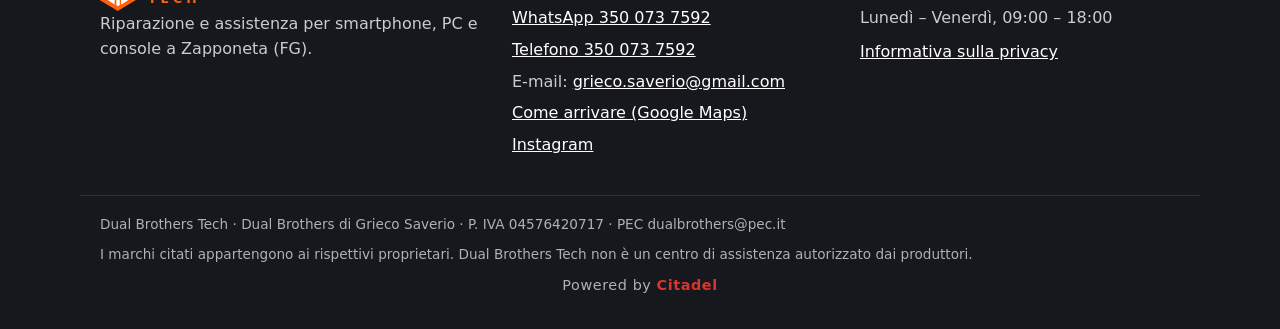
<file: faq.html>
<!DOCTYPE html>
<html lang="it">
<head>
<meta charset="utf-8">
<meta name="viewport" content="width=device-width, initial-scale=1">
<title>Domande frequenti – Dual Brothers Tech</title>
<meta name="description" content="Prezzi, tempi, garanzia, pagamenti, ricambi, dati e modalità di richiesta: le risposte alle domande più frequenti sulle riparazioni di Dual Brothers Tech.">
<meta name="theme-color" content="#16181D">
<meta property="og:type" content="website">
<meta property="og:locale" content="it_IT">
<meta property="og:site_name" content="Dual Brothers Tech">
<meta property="og:title" content="Domande frequenti – Dual Brothers Tech">
<meta property="og:description" content="Prezzi, tempi, garanzia, pagamenti, ricambi, dati e modalità di richiesta: le risposte alle domande più frequenti sulle riparazioni di Dual Brothers Tech.">
<meta property="og:image" content="https://dual-brothers-tech.github.io/DBT-Official-Static-Website/assets/img/og-image.png">
<meta property="og:url" content="https://dual-brothers-tech.github.io/DBT-Official-Static-Website/faq.html">
<link rel="icon" href="assets/img/favicon.svg" type="image/svg+xml">
<link rel="icon" href="assets/img/favicon-32.png" sizes="32x32" type="image/png">
<link rel="apple-touch-icon" href="assets/img/apple-touch-icon.png">
<link rel="stylesheet" href="assets/css/style.css">
<link rel="stylesheet" href="assets/css/citadel.css">
<script type="application/ld+json">{"@context": "https://schema.org", "@type": "FAQPage", "mainEntity": [{"@type": "Question", "name": "Quanto costa una riparazione?", "acceptedAnswer": {"@type": "Answer", "text": "Ogni intervento ha il suo preventivo, con ricambio e manodopera indicati separatamente. Non esiste un prezzo fisso valido per tutti i casi: dipende da modello e guasto."}}, {"@type": "Question", "name": "Quanto tempo ci vuole?", "acceptedAnswer": {"@type": "Answer", "text": "Se il ricambio è disponibile in laboratorio la riparazione richiede fino a una settimana. Se il pezzo va ordinato, i tempi di spedizione influiscono sulla durata dell'intervento."}}, {"@type": "Question", "name": "C'è una garanzia sulla riparazione?", "acceptedAnswer": {"@type": "Answer", "text": "Se durante la riparazione il dispositivo subisce danni causati dal tecnico, le spese sono a carico del tecnico."}}, {"@type": "Question", "name": "Costa la diagnosi?", "acceptedAnswer": {"@type": "Answer", "text": "La diagnosi non ha alcun costo. Se il dispositivo non è riparabile, ti viene semplicemente restituito."}}, {"@type": "Question", "name": "Usate ricambi originali?", "acceptedAnswer": {"@type": "Answer", "text": "Dove possibile ti proponiamo le opzioni disponibili e ti indichiamo nel preventivo il tipo di ricambio, originale o compatibile. Non siamo un centro di assistenza autorizzato dai produttori."}}, {"@type": "Question", "name": "Che marche riparate?", "acceptedAnswer": {"@type": "Answer", "text": "Lavoriamo su più marche, tra cui Samsung, iPhone, Xiaomi e OPPO. La possibilità di intervenire dipende da modello, disponibilità dei ricambi e fattibilità tecnica."}}, {"@type": "Question", "name": "Riparate anche console?", "acceptedAnswer": {"@type": "Answer", "text": "Sì: per PlayStation 4 e PlayStation 5 facciamo pulizia e sostituzione del metallo liquido. Per altri interventi chiedi in laboratorio o su WhatsApp."}}, {"@type": "Question", "name": "In quali zone operate?", "acceptedAnswer": {"@type": "Answer", "text": "Manfredonia, Zapponeta, Margherita di Savoia e Trinitapoli."}}, {"@type": "Question", "name": "Ripari anche altre apparecchiature elettroniche?", "acceptedAnswer": {"@type": "Answer", "text": "Spesso sì, ma dipende dal dispositivo. Scrivici marca e modello e ti diciamo se possiamo intervenire."}}, {"@type": "Question", "name": "Perdo i miei dati?", "acceptedAnswer": {"@type": "Answer", "text": "Alcune riparazioni non toccano i dati, altre sì. Per sicurezza fai sempre un backup prima di consegnare il dispositivo."}}, {"@type": "Question", "name": "Come pago?", "acceptedAnswer": {"@type": "Answer", "text": "Puoi pagare con PayPal, bonifico o contanti. Se non paghi in contanti, contattaci direttamente su WhatsApp per le informazioni di pagamento."}}, {"@type": "Question", "name": "Come mi mandate la richiesta?", "acceptedAnswer": {"@type": "Answer", "text": "Dal modulo del sito il messaggio si apre in WhatsApp già compilato: sei tu a premere invio. Il sito non salva i dati che inserisci."}}]}</script>
</head>
<body>
<a class="skip" href="#main">Vai al contenuto</a>
<header class="site-header">
  <div class="wrap bar">
    <a class="brand" href="index.html" aria-label="Dual Brothers Tech – Home">
      <img src="assets/img/db-mark.svg" alt="" width="40" height="46">
      <span class="brand-text"><strong>Dual Brothers</strong><span>Tech</span></span>
    </a>
    <nav id="nav" class="nav" aria-label="Principale">
      <a href="index.html">Home</a><a href="pc.html">PC</a><a href="console.html">Console</a><a href="smartphone.html">Smartphone</a><a href="come-funziona.html">Come funziona</a><a href="faq.html" aria-current="page">FAQ</a><a href="contatti.html">Contatti</a>
      <a class="btn btn-primary nav-cta" href="richiedi-riparazione.html">Richiedi una riparazione</a>
    </nav>
    <button class="burger" aria-label="Apri il menu" aria-expanded="false" aria-controls="nav"><span></span><span></span><span></span></button>
  </div>
</header>
<main id="main">
<section class="page-head"><div class="wrap">
  <p class="eyebrow">FAQ</p>
  <h1>Domande frequenti</h1>
</div></section>
<section class="section"><div class="wrap narrow"><details class="faq"><summary>Quanto costa una riparazione?</summary><p>Ogni intervento ha il suo preventivo, con ricambio e manodopera indicati separatamente. Non esiste un prezzo fisso valido per tutti i casi: dipende da modello e guasto.</p></details><details class="faq"><summary>Quanto tempo ci vuole?</summary><p>Se il ricambio è disponibile in laboratorio la riparazione richiede fino a una settimana. Se il pezzo va ordinato, i tempi di spedizione influiscono sulla durata dell'intervento.</p></details><details class="faq"><summary>C'è una garanzia sulla riparazione?</summary><p>Se durante la riparazione il dispositivo subisce danni causati dal tecnico, le spese sono a carico del tecnico.</p></details><details class="faq"><summary>Costa la diagnosi?</summary><p>La diagnosi non ha alcun costo. Se il dispositivo non è riparabile, ti viene semplicemente restituito.</p></details><details class="faq"><summary>Usate ricambi originali?</summary><p>Dove possibile ti proponiamo le opzioni disponibili e ti indichiamo nel preventivo il tipo di ricambio, originale o compatibile. Non siamo un centro di assistenza autorizzato dai produttori.</p></details><details class="faq"><summary>Che marche riparate?</summary><p>Lavoriamo su più marche, tra cui Samsung, iPhone, Xiaomi e OPPO. La possibilità di intervenire dipende da modello, disponibilità dei ricambi e fattibilità tecnica.</p></details><details class="faq"><summary>Riparate anche console?</summary><p>Sì: per PlayStation 4 e PlayStation 5 facciamo pulizia e sostituzione del metallo liquido. Per altri interventi chiedi in laboratorio o su WhatsApp.</p></details><details class="faq"><summary>In quali zone operate?</summary><p>Manfredonia, Zapponeta, Margherita di Savoia e Trinitapoli.</p></details><details class="faq"><summary>Ripari anche altre apparecchiature elettroniche?</summary><p>Spesso sì, ma dipende dal dispositivo. Scrivici marca e modello e ti diciamo se possiamo intervenire.</p></details><details class="faq"><summary>Perdo i miei dati?</summary><p>Alcune riparazioni non toccano i dati, altre sì. Per sicurezza fai sempre un backup prima di consegnare il dispositivo.</p></details><details class="faq"><summary>Come pago?</summary><p>Puoi pagare con PayPal, bonifico o contanti. Se non paghi in contanti, contattaci direttamente su WhatsApp per le informazioni di pagamento.</p></details><details class="faq"><summary>Come mi mandate la richiesta?</summary><p>Dal modulo del sito il messaggio si apre in WhatsApp già compilato: sei tu a premere invio. Il sito non salva i dati che inserisci.</p></details></div></section>
<section class="cta-band"><div class="wrap">
  <h2>Non trovi la risposta? Scrivici.</h2>
  <a class="btn btn-light" href="https://wa.me/393500737592">Scrivici su WhatsApp <svg viewBox="0 0 24 24" aria-hidden="true"><path fill="currentColor" d="M13 5l7 7-7 7-1.400-1.400L16.200 13H4v-2h12.200l-4.600-4.600Z"/></svg></a>
</div></section>
</main>
<footer class="site-footer">
  <div class="wrap foot-grid">
    <div>
      <a class="brand brand-foot" href="index.html"><img src="assets/img/db-mark.svg" alt="" width="36" height="41"><span class="brand-text"><strong>Dual Brothers</strong><span>Tech</span></span></a>
      <p>Riparazione e assistenza per smartphone, PC e console a Zapponeta (FG).</p>
    </div>
    <div>
      <h2>Contatti</h2>
      <ul>
        <li><a href="https://wa.me/393500737592" rel="noopener">WhatsApp 350 073 7592</a></li>
        <li><a href="tel:+393500737592">Telefono 350 073 7592</a></li>
        <li>E-mail: <a href="mailto:grieco.saverio@gmail.com">grieco.saverio@gmail.com</a></li>
        <li><a href="https://maps.app.goo.gl/5PvnprcVcXZ9vp3Z8" rel="noopener">Come arrivare (Google Maps)</a></li>
        <li><a href="https://www.instagram.com/db_tech_riparazioni/" rel="noopener">Instagram</a></li>
      </ul>
    </div>
    <div>
      <h2>Orari</h2>
      <p>Lunedì – Venerdì, 09:00 – 18:00</p>
      <p><a href="privacy.html">Informativa sulla privacy</a></p>
    </div>
  </div>
  <div class="wrap legal">
    <p>Dual Brothers Tech · Dual Brothers di Grieco Saverio · P. IVA 04576420717 · PEC dualbrothers@pec.it</p>
    <p>I marchi citati appartengono ai rispettivi proprietari. Dual Brothers Tech non è un centro di assistenza autorizzato dai produttori.</p>
    <p class="powered cx-immune">Powered by <a class="cx-link" href="https://the-citadel-mainframe.github.io/citadel-website/index.html" target="_blank" rel="noopener">Citadel</a></p>
  </div>
</footer>
<script src="assets/js/config.js"></script>
<script src="assets/js/main.js"></script>
<script src="assets/js/citadel.js"></script>
</body>
</html>
</file>
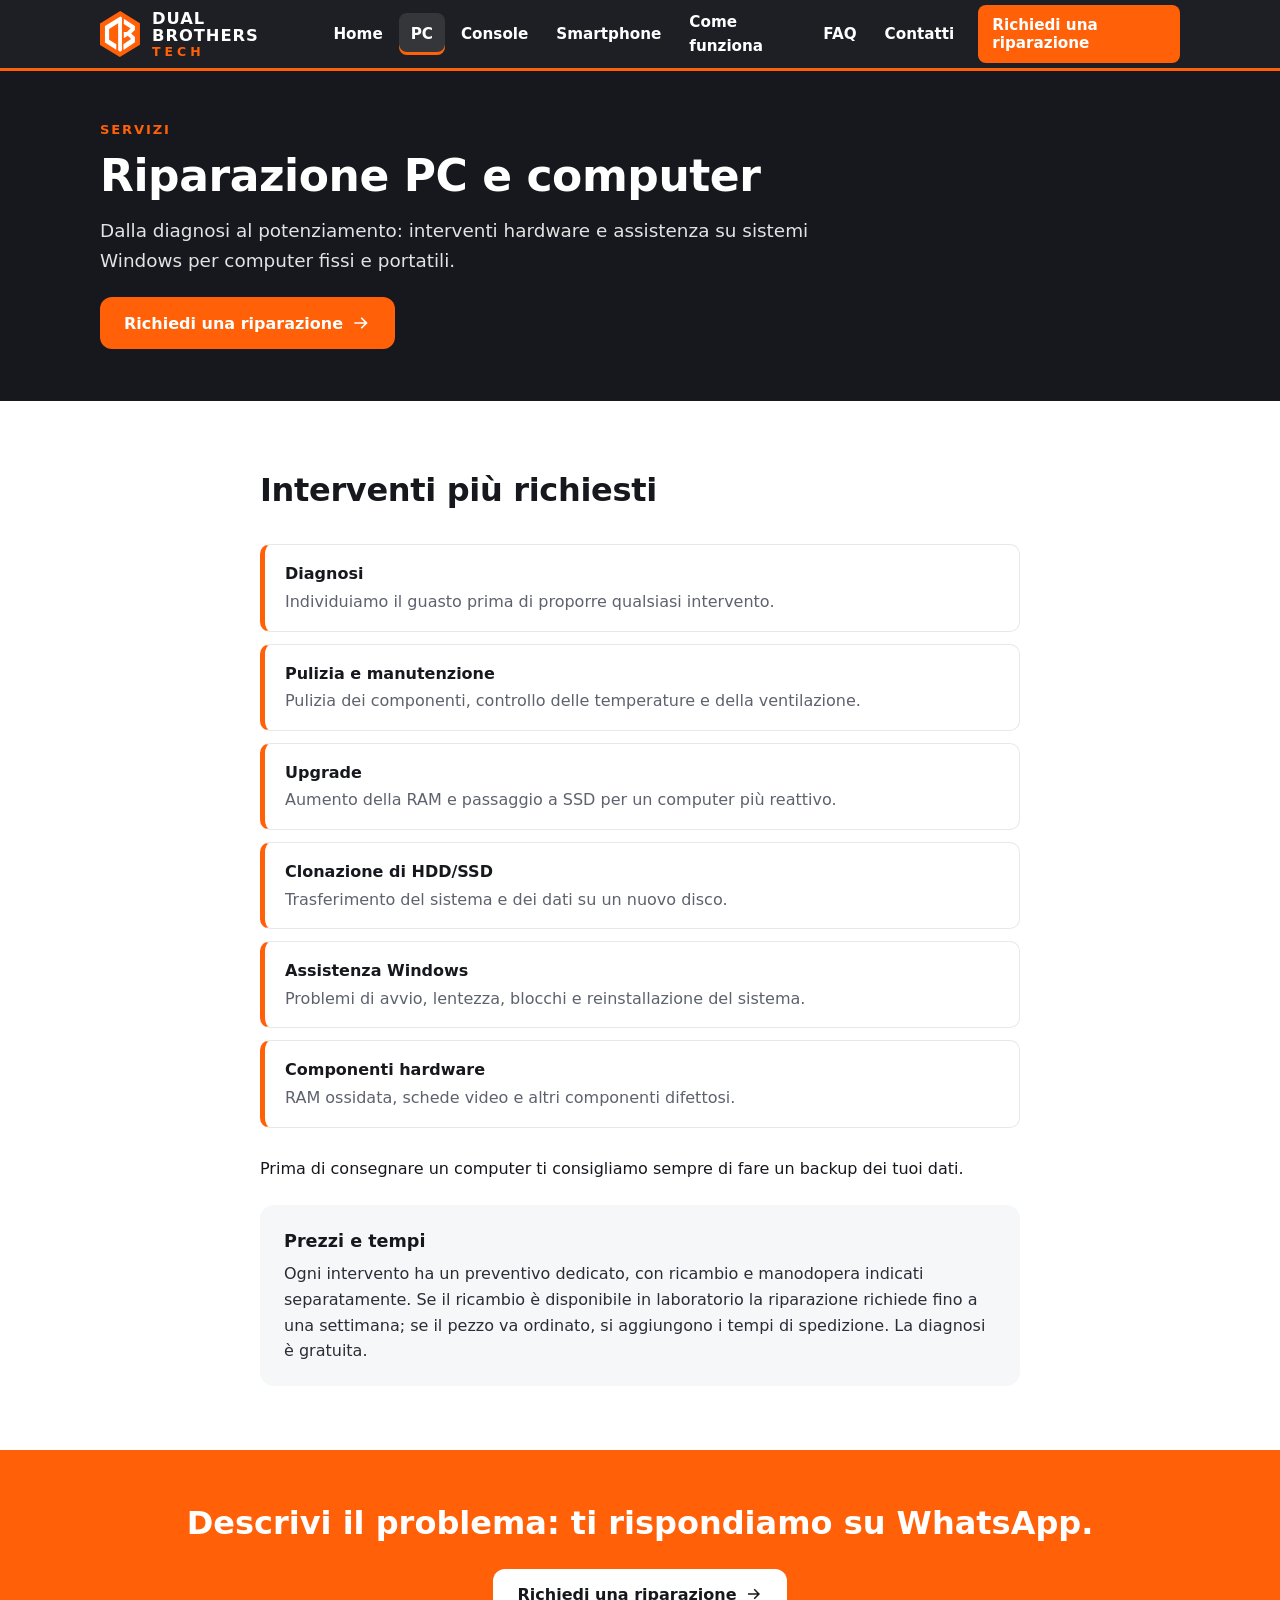
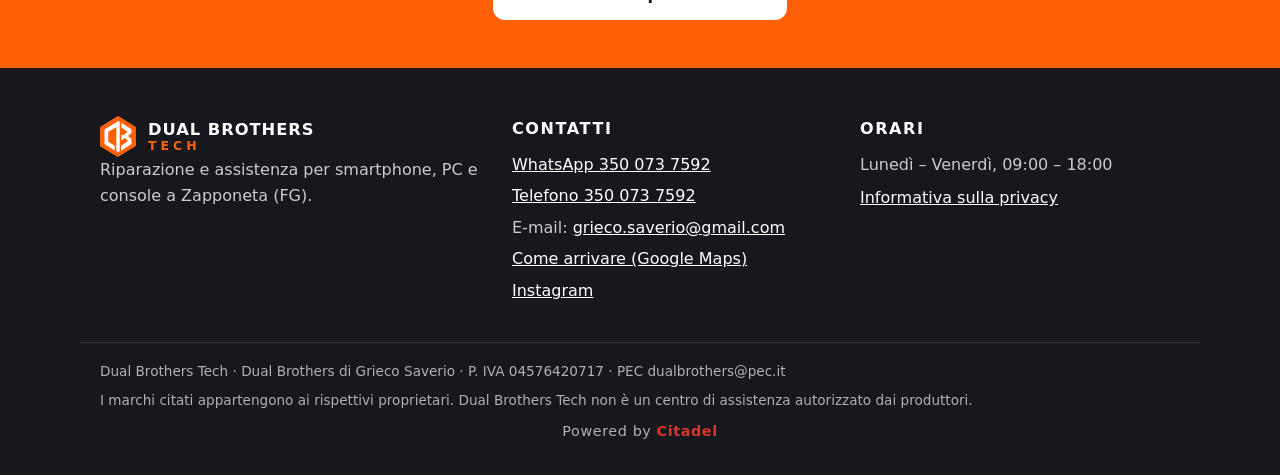
<file: pc.html>
<!DOCTYPE html>
<html lang="it">
<head>
<meta charset="utf-8">
<meta name="viewport" content="width=device-width, initial-scale=1">
<title>Riparazione PC e computer a Zapponeta – Dual Brothers Tech</title>
<meta name="description" content="Riparazione e manutenzione di PC e computer: diagnosi, pulizia, upgrade RAM e SSD, clonazione dischi, assistenza Windows.">
<meta name="theme-color" content="#16181D">
<meta property="og:type" content="website">
<meta property="og:locale" content="it_IT">
<meta property="og:site_name" content="Dual Brothers Tech">
<meta property="og:title" content="Riparazione PC e computer a Zapponeta – Dual Brothers Tech">
<meta property="og:description" content="Riparazione e manutenzione di PC e computer: diagnosi, pulizia, upgrade RAM e SSD, clonazione dischi, assistenza Windows.">
<meta property="og:image" content="https://dual-brothers-tech.github.io/DBT-Official-Static-Website/assets/img/og-image.png">
<meta property="og:url" content="https://dual-brothers-tech.github.io/DBT-Official-Static-Website/pc.html">
<link rel="icon" href="assets/img/favicon.svg" type="image/svg+xml">
<link rel="icon" href="assets/img/favicon-32.png" sizes="32x32" type="image/png">
<link rel="apple-touch-icon" href="assets/img/apple-touch-icon.png">
<link rel="stylesheet" href="assets/css/style.css">
<link rel="stylesheet" href="assets/css/citadel.css">
</head>
<body>
<a class="skip" href="#main">Vai al contenuto</a>
<header class="site-header">
  <div class="wrap bar">
    <a class="brand" href="index.html" aria-label="Dual Brothers Tech – Home">
      <img src="assets/img/db-mark.svg" alt="" width="40" height="46">
      <span class="brand-text"><strong>Dual Brothers</strong><span>Tech</span></span>
    </a>
    <nav id="nav" class="nav" aria-label="Principale">
      <a href="index.html">Home</a><a href="pc.html" aria-current="page">PC</a><a href="console.html">Console</a><a href="smartphone.html">Smartphone</a><a href="come-funziona.html">Come funziona</a><a href="faq.html">FAQ</a><a href="contatti.html">Contatti</a>
      <a class="btn btn-primary nav-cta" href="richiedi-riparazione.html">Richiedi una riparazione</a>
    </nav>
    <button class="burger" aria-label="Apri il menu" aria-expanded="false" aria-controls="nav"><span></span><span></span><span></span></button>
  </div>
</header>
<main id="main">
<section class="page-head"><div class="wrap">
  <p class="eyebrow">Servizi</p>
  <h1>Riparazione PC e computer</h1>
  <p class="lead">Dalla diagnosi al potenziamento: interventi hardware e assistenza su sistemi Windows per computer fissi e portatili.</p>
  <a class="btn btn-primary" href="richiedi-riparazione.html?tipo=pc">Richiedi una riparazione <svg viewBox="0 0 24 24" aria-hidden="true"><path fill="currentColor" d="M13 5l7 7-7 7-1.400-1.400L16.200 13H4v-2h12.200l-4.600-4.600Z"/></svg></a>
</div></section>
<section class="section"><div class="wrap narrow">
  <h2 class="section-title">Interventi più richiesti</h2>
  <ul class="svc-list"><li><strong>Diagnosi</strong><span>Individuiamo il guasto prima di proporre qualsiasi intervento.</span></li><li><strong>Pulizia e manutenzione</strong><span>Pulizia dei componenti, controllo delle temperature e della ventilazione.</span></li><li><strong>Upgrade</strong><span>Aumento della RAM e passaggio a SSD per un computer più reattivo.</span></li><li><strong>Clonazione di HDD/SSD</strong><span>Trasferimento del sistema e dei dati su un nuovo disco.</span></li><li><strong>Assistenza Windows</strong><span>Problemi di avvio, lentezza, blocchi e reinstallazione del sistema.</span></li><li><strong>Componenti hardware</strong><span>RAM ossidata, schede video e altri componenti difettosi.</span></li></ul>
  <p>Prima di consegnare un computer ti consigliamo sempre di fare un backup dei tuoi dati.</p>
  <div class="box">
    <h3>Prezzi e tempi</h3>
    <p>Ogni intervento ha un preventivo dedicato, con ricambio e manodopera indicati separatamente. Se il ricambio è disponibile in laboratorio la riparazione richiede fino a una settimana; se il pezzo va ordinato, si aggiungono i tempi di spedizione. La diagnosi è gratuita. </p>
  </div>
</div></section>
<section class="cta-band"><div class="wrap">
  <h2>Descrivi il problema: ti rispondiamo su WhatsApp.</h2>
  <a class="btn btn-light" href="richiedi-riparazione.html">Richiedi una riparazione <svg viewBox="0 0 24 24" aria-hidden="true"><path fill="currentColor" d="M13 5l7 7-7 7-1.400-1.400L16.200 13H4v-2h12.200l-4.600-4.600Z"/></svg></a>
</div></section>
</main>
<footer class="site-footer">
  <div class="wrap foot-grid">
    <div>
      <a class="brand brand-foot" href="index.html"><img src="assets/img/db-mark.svg" alt="" width="36" height="41"><span class="brand-text"><strong>Dual Brothers</strong><span>Tech</span></span></a>
      <p>Riparazione e assistenza per smartphone, PC e console a Zapponeta (FG).</p>
    </div>
    <div>
      <h2>Contatti</h2>
      <ul>
        <li><a href="https://wa.me/393500737592" rel="noopener">WhatsApp 350 073 7592</a></li>
        <li><a href="tel:+393500737592">Telefono 350 073 7592</a></li>
        <li>E-mail: <a href="mailto:grieco.saverio@gmail.com">grieco.saverio@gmail.com</a></li>
        <li><a href="https://maps.app.goo.gl/5PvnprcVcXZ9vp3Z8" rel="noopener">Come arrivare (Google Maps)</a></li>
        <li><a href="https://www.instagram.com/db_tech_riparazioni/" rel="noopener">Instagram</a></li>
      </ul>
    </div>
    <div>
      <h2>Orari</h2>
      <p>Lunedì – Venerdì, 09:00 – 18:00</p>
      <p><a href="privacy.html">Informativa sulla privacy</a></p>
    </div>
  </div>
  <div class="wrap legal">
    <p>Dual Brothers Tech · Dual Brothers di Grieco Saverio · P. IVA 04576420717 · PEC dualbrothers@pec.it</p>
    <p>I marchi citati appartengono ai rispettivi proprietari. Dual Brothers Tech non è un centro di assistenza autorizzato dai produttori.</p>
    <p class="powered cx-immune">Powered by <a class="cx-link" href="https://the-citadel-mainframe.github.io/citadel-website/index.html" target="_blank" rel="noopener">Citadel</a></p>
  </div>
</footer>
<script src="assets/js/config.js"></script>
<script src="assets/js/main.js"></script>
<script src="assets/js/citadel.js"></script>
</body>
</html>
</file>
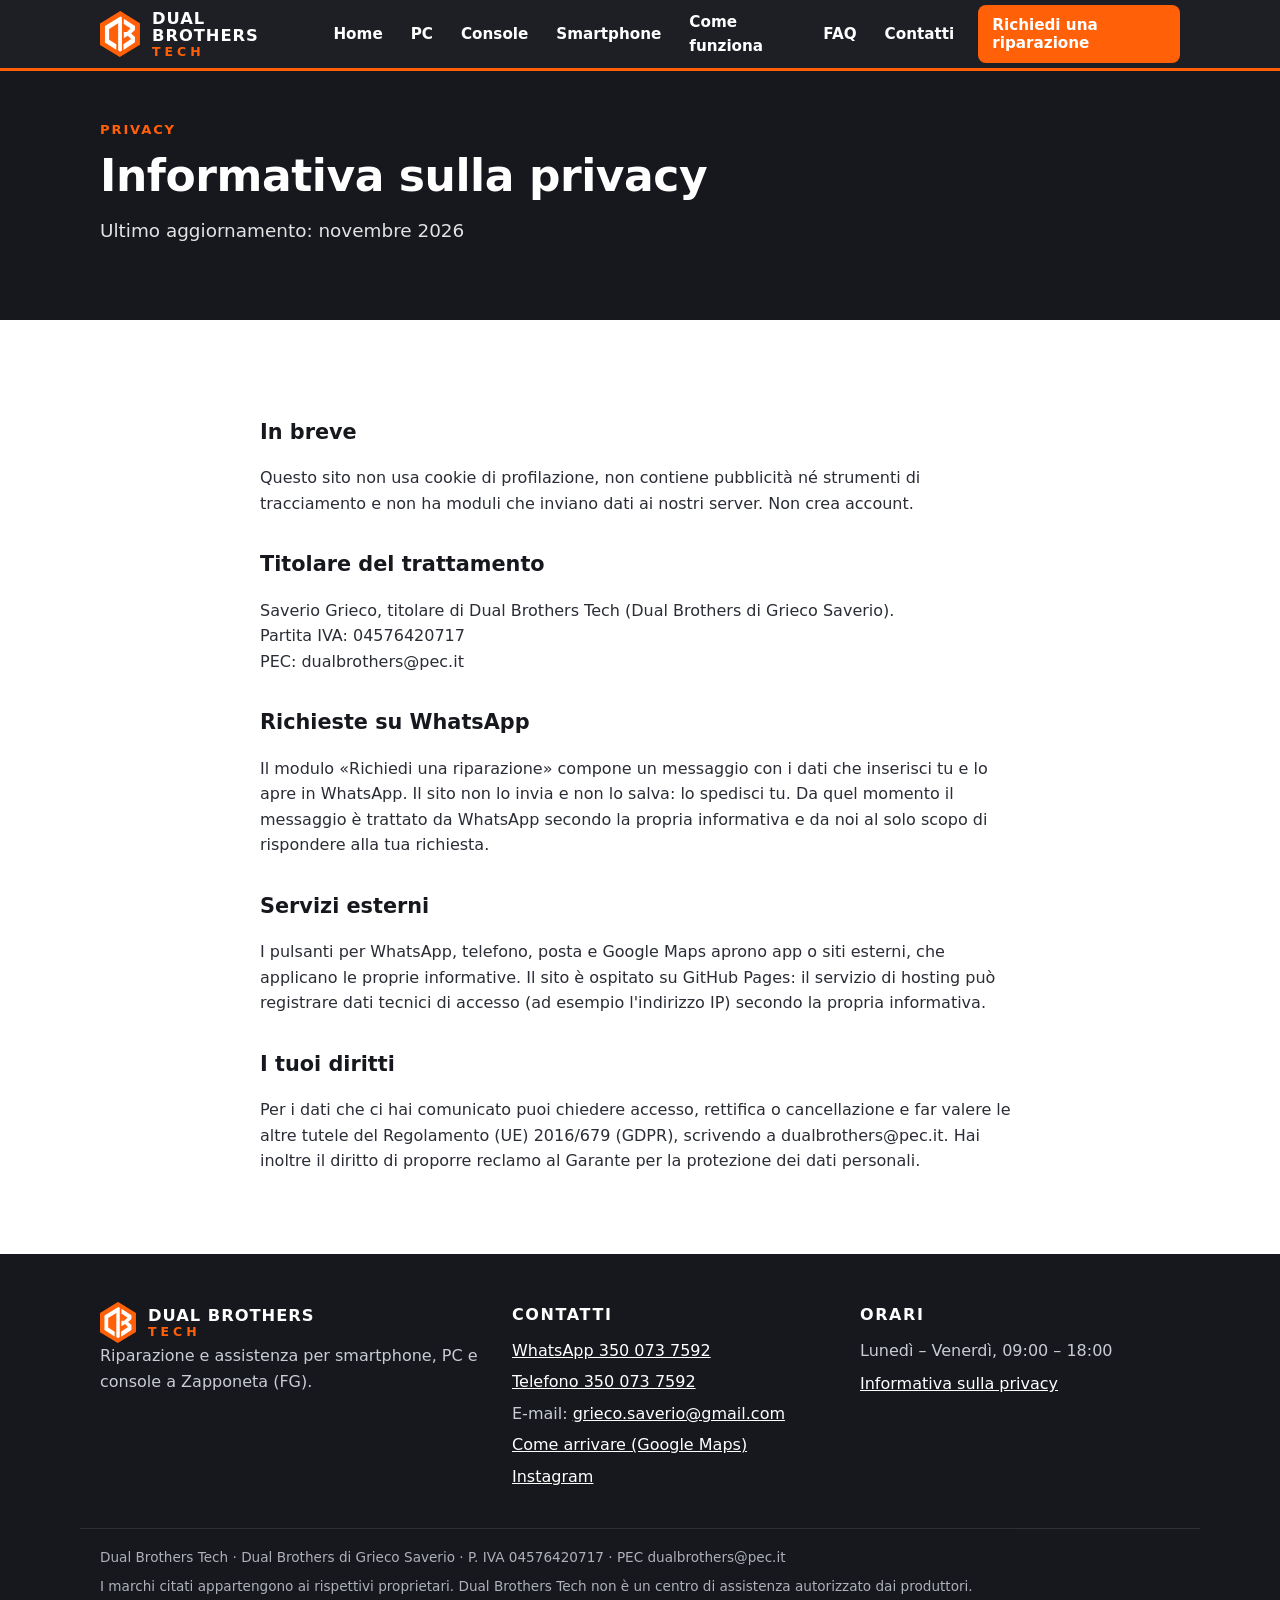
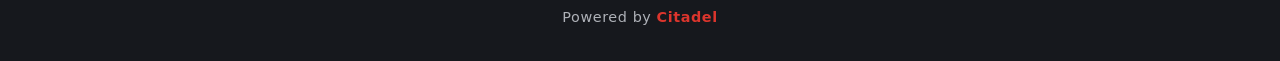
<file: privacy.html>
<!DOCTYPE html>
<html lang="it">
<head>
<meta charset="utf-8">
<meta name="viewport" content="width=device-width, initial-scale=1">
<title>Informativa sulla privacy – Dual Brothers Tech</title>
<meta name="description" content="Informativa sulla privacy del sito di Dual Brothers Tech.">
<meta name="theme-color" content="#16181D">
<meta property="og:type" content="website">
<meta property="og:locale" content="it_IT">
<meta property="og:site_name" content="Dual Brothers Tech">
<meta property="og:title" content="Informativa sulla privacy – Dual Brothers Tech">
<meta property="og:description" content="Informativa sulla privacy del sito di Dual Brothers Tech.">
<meta property="og:image" content="https://dual-brothers-tech.github.io/DBT-Official-Static-Website/assets/img/og-image.png">
<meta property="og:url" content="https://dual-brothers-tech.github.io/DBT-Official-Static-Website/privacy.html">
<link rel="icon" href="assets/img/favicon.svg" type="image/svg+xml">
<link rel="icon" href="assets/img/favicon-32.png" sizes="32x32" type="image/png">
<link rel="apple-touch-icon" href="assets/img/apple-touch-icon.png">
<link rel="stylesheet" href="assets/css/style.css">
<link rel="stylesheet" href="assets/css/citadel.css">
</head>
<body>
<a class="skip" href="#main">Vai al contenuto</a>
<header class="site-header">
  <div class="wrap bar">
    <a class="brand" href="index.html" aria-label="Dual Brothers Tech – Home">
      <img src="assets/img/db-mark.svg" alt="" width="40" height="46">
      <span class="brand-text"><strong>Dual Brothers</strong><span>Tech</span></span>
    </a>
    <nav id="nav" class="nav" aria-label="Principale">
      <a href="index.html">Home</a><a href="pc.html">PC</a><a href="console.html">Console</a><a href="smartphone.html">Smartphone</a><a href="come-funziona.html">Come funziona</a><a href="faq.html">FAQ</a><a href="contatti.html">Contatti</a>
      <a class="btn btn-primary nav-cta" href="richiedi-riparazione.html">Richiedi una riparazione</a>
    </nav>
    <button class="burger" aria-label="Apri il menu" aria-expanded="false" aria-controls="nav"><span></span><span></span><span></span></button>
  </div>
</header>
<main id="main">
<section class="page-head"><div class="wrap">
  <p class="eyebrow">Privacy</p>
  <h1>Informativa sulla privacy</h1>
  <p class="lead">Ultimo aggiornamento: novembre 2026</p>
</div></section>
<section class="section"><div class="wrap narrow prose">
  <h2>In breve</h2>
  <p>Questo sito non usa cookie di profilazione, non contiene pubblicità né strumenti di tracciamento e non ha moduli che inviano dati ai nostri server. Non crea account.</p>
  <h2>Titolare del trattamento</h2>
  <p>Saverio Grieco, titolare di Dual Brothers Tech (Dual Brothers di Grieco Saverio).<br>Partita IVA: 04576420717<br>PEC: dualbrothers@pec.it</p>
  <h2>Richieste su WhatsApp</h2>
  <p>Il modulo «Richiedi una riparazione» compone un messaggio con i dati che inserisci tu e lo apre in WhatsApp. Il sito non lo invia e non lo salva: lo spedisci tu. Da quel momento il messaggio è trattato da WhatsApp secondo la propria informativa e da noi al solo scopo di rispondere alla tua richiesta.</p>
  <h2>Servizi esterni</h2>
  <p>I pulsanti per WhatsApp, telefono, posta e Google Maps aprono app o siti esterni, che applicano le proprie informative. Il sito è ospitato su GitHub Pages: il servizio di hosting può registrare dati tecnici di accesso (ad esempio l'indirizzo IP) secondo la propria informativa.</p>
  <h2>I tuoi diritti</h2>
  <p>Per i dati che ci hai comunicato puoi chiedere accesso, rettifica o cancellazione e far valere le altre tutele del Regolamento (UE) 2016/679 (GDPR), scrivendo a dualbrothers@pec.it. Hai inoltre il diritto di proporre reclamo al Garante per la protezione dei dati personali.</p>
</div></section></main>
<footer class="site-footer">
  <div class="wrap foot-grid">
    <div>
      <a class="brand brand-foot" href="index.html"><img src="assets/img/db-mark.svg" alt="" width="36" height="41"><span class="brand-text"><strong>Dual Brothers</strong><span>Tech</span></span></a>
      <p>Riparazione e assistenza per smartphone, PC e console a Zapponeta (FG).</p>
    </div>
    <div>
      <h2>Contatti</h2>
      <ul>
        <li><a href="https://wa.me/393500737592" rel="noopener">WhatsApp 350 073 7592</a></li>
        <li><a href="tel:+393500737592">Telefono 350 073 7592</a></li>
        <li>E-mail: <a href="mailto:grieco.saverio@gmail.com">grieco.saverio@gmail.com</a></li>
        <li><a href="https://maps.app.goo.gl/5PvnprcVcXZ9vp3Z8" rel="noopener">Come arrivare (Google Maps)</a></li>
        <li><a href="https://www.instagram.com/db_tech_riparazioni/" rel="noopener">Instagram</a></li>
      </ul>
    </div>
    <div>
      <h2>Orari</h2>
      <p>Lunedì – Venerdì, 09:00 – 18:00</p>
      <p><a href="privacy.html">Informativa sulla privacy</a></p>
    </div>
  </div>
  <div class="wrap legal">
    <p>Dual Brothers Tech · Dual Brothers di Grieco Saverio · P. IVA 04576420717 · PEC dualbrothers@pec.it</p>
    <p>I marchi citati appartengono ai rispettivi proprietari. Dual Brothers Tech non è un centro di assistenza autorizzato dai produttori.</p>
    <p class="powered cx-immune">Powered by <a class="cx-link" href="https://the-citadel-mainframe.github.io/citadel-website/index.html" target="_blank" rel="noopener">Citadel</a></p>
  </div>
</footer>
<script src="assets/js/config.js"></script>
<script src="assets/js/main.js"></script>
<script src="assets/js/citadel.js"></script>
</body>
</html>
</file>
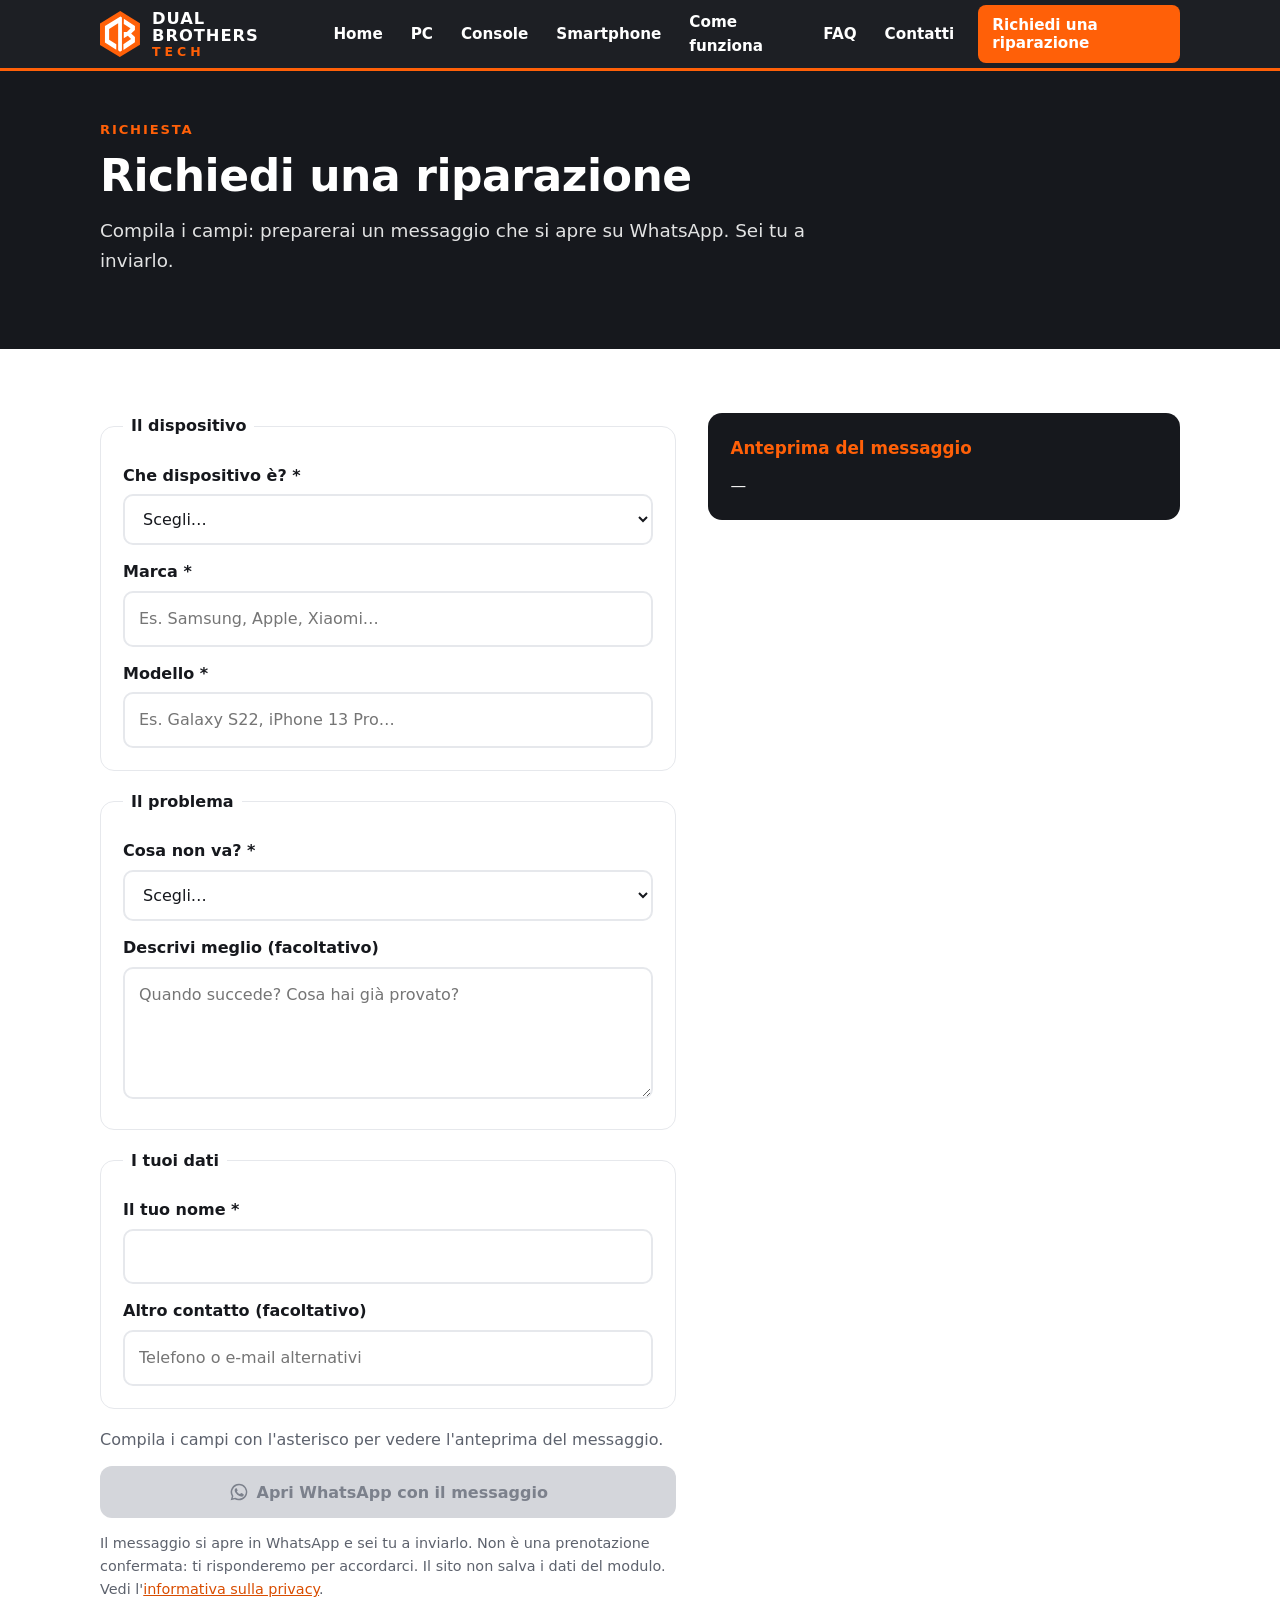
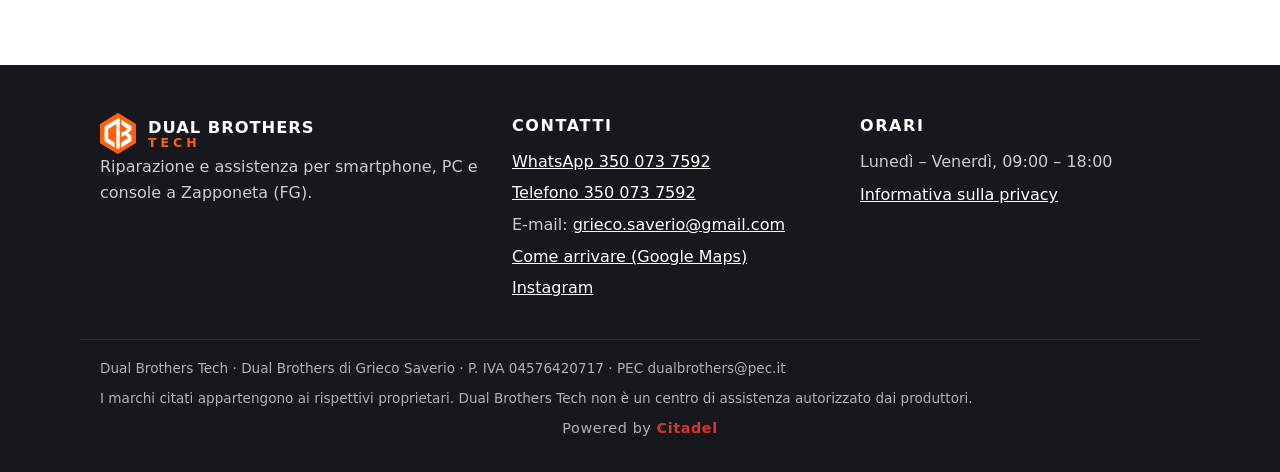
<file: richiedi-riparazione.html>
<!DOCTYPE html>
<html lang="it">
<head>
<meta charset="utf-8">
<meta name="viewport" content="width=device-width, initial-scale=1">
<title>Richiedi una riparazione – Dual Brothers Tech</title>
<meta name="description" content="Compila la richiesta: il messaggio viene preparato e aperto su WhatsApp, sei tu a inviarlo a Dual Brothers Tech.">
<meta name="theme-color" content="#16181D">
<meta property="og:type" content="website">
<meta property="og:locale" content="it_IT">
<meta property="og:site_name" content="Dual Brothers Tech">
<meta property="og:title" content="Richiedi una riparazione – Dual Brothers Tech">
<meta property="og:description" content="Compila la richiesta: il messaggio viene preparato e aperto su WhatsApp, sei tu a inviarlo a Dual Brothers Tech.">
<meta property="og:image" content="https://dual-brothers-tech.github.io/DBT-Official-Static-Website/assets/img/og-image.png">
<meta property="og:url" content="https://dual-brothers-tech.github.io/DBT-Official-Static-Website/richiedi-riparazione.html">
<link rel="icon" href="assets/img/favicon.svg" type="image/svg+xml">
<link rel="icon" href="assets/img/favicon-32.png" sizes="32x32" type="image/png">
<link rel="apple-touch-icon" href="assets/img/apple-touch-icon.png">
<link rel="stylesheet" href="assets/css/style.css">
<link rel="stylesheet" href="assets/css/citadel.css">
</head>
<body>
<a class="skip" href="#main">Vai al contenuto</a>
<header class="site-header">
  <div class="wrap bar">
    <a class="brand" href="index.html" aria-label="Dual Brothers Tech – Home">
      <img src="assets/img/db-mark.svg" alt="" width="40" height="46">
      <span class="brand-text"><strong>Dual Brothers</strong><span>Tech</span></span>
    </a>
    <nav id="nav" class="nav" aria-label="Principale">
      <a href="index.html">Home</a><a href="pc.html">PC</a><a href="console.html">Console</a><a href="smartphone.html">Smartphone</a><a href="come-funziona.html">Come funziona</a><a href="faq.html">FAQ</a><a href="contatti.html">Contatti</a>
      <a class="btn btn-primary nav-cta" href="richiedi-riparazione.html">Richiedi una riparazione</a>
    </nav>
    <button class="burger" aria-label="Apri il menu" aria-expanded="false" aria-controls="nav"><span></span><span></span><span></span></button>
  </div>
</header>
<main id="main">
<section class="page-head"><div class="wrap">
  <p class="eyebrow">Richiesta</p>
  <h1>Richiedi una riparazione</h1>
  <p class="lead">Compila i campi: preparerai un messaggio che si apre su WhatsApp. Sei tu a inviarlo.</p>
</div></section>
<section class="section"><div class="wrap form-grid">
  <form id="repair-form" class="form" novalidate>
    <fieldset>
      <legend>Il dispositivo</legend>
      <label for="kind">Che dispositivo è? *</label>
      <select id="kind" name="kind" required>
        <option value="">Scegli…</option>
        <option>Smartphone</option><option>PC</option><option>Console (PS4 / PS5)</option><option>Altra apparecchiatura elettronica</option>
      </select>
      <label for="brand">Marca *</label>
      <input id="brand" name="brand" type="text" autocomplete="off" placeholder="Es. Samsung, Apple, Xiaomi…" required>
      <label for="model">Modello *</label>
      <input id="model" name="model" type="text" autocomplete="off" placeholder="Es. Galaxy S22, iPhone 13 Pro…" required>
    </fieldset>
    <fieldset>
      <legend>Il problema</legend>
      <label for="problem">Cosa non va? *</label>
      <select id="problem" name="problem" required>
        <option value="">Scegli…</option>
        <option>Schermo o vetro</option><option>Batteria o ricarica</option><option>Non si accende</option>
        <option>Lento o si blocca</option><option>Audio, microfono o fotocamera</option><option>Contatto con liquidi</option>
        <option>Software, virus o dati</option><option>Surriscaldamento o rumore (pulizia / metallo liquido)</option><option>Altro</option>
      </select>
      <label for="details">Descrivi meglio (facoltativo)</label>
      <textarea id="details" name="details" rows="4" placeholder="Quando succede? Cosa hai già provato?"></textarea>
    </fieldset>
    <fieldset>
      <legend>I tuoi dati</legend>
      <label for="name">Il tuo nome *</label>
      <input id="name" name="name" type="text" autocomplete="given-name" required>
      <label for="contact">Altro contatto (facoltativo)</label>
      <input id="contact" name="contact" type="text" autocomplete="off" placeholder="Telefono o e-mail alternativi">
    </fieldset>
    <p id="form-hint" class="hint">Compila i campi con l'asterisco per vedere l'anteprima del messaggio.</p>
    <button id="send" class="btn btn-primary btn-wide" type="submit" disabled><svg viewBox="0 0 24 24" aria-hidden="true"><path fill="currentColor" d="M12 2a10 10 0 0 0-8.6 15.1L2 22l5-1.3A10 10 0 1 0 12 2Zm0 18.2a8.2 8.2 0 0 1-4.2-1.2l-.3-.2-3 .8.8-2.9-.2-.3A8.2 8.2 0 1 1 12 20.200Zm4.500-6.100c-.2-.1-1.500-.7-1.700-.8-.2-.1-.4-.1-.6.100l-.8 1c-.1.200-.3.200-.5.100a6.700 6.700 0 0 1-3.300-2.900c-.2-.4.200-.4.700-1.300.1-.2 0-.3 0-.5l-.8-1.800c-.2-.5-.4-.4-.6-.4h-.5a1 1 0 0 0-.7.300 3 3 0 0 0-.9 2.200 5.200 5.200 0 0 0 1.100 2.800 11.900 11.900 0 0 0 4.600 4c1.700.7 2.400.8 3.200.7a2.700 2.700 0 0 0 1.800-1.300 2.200 2.200 0 0 0 .2-1.300c-.1-.1-.2-.2-.5-.3Z"/></svg> Apri WhatsApp con il messaggio</button>
    <p class="fine">Il messaggio si apre in WhatsApp e sei tu a inviarlo. Non è una prenotazione confermata: ti risponderemo per accordarci. Il sito non salva i dati del modulo. Vedi l'<a href="privacy.html">informativa sulla privacy</a>.</p>
  </form>
  <aside class="preview" aria-live="polite">
    <h2>Anteprima del messaggio</h2>
    <pre id="preview">—</pre>
  </aside>
</div></section></main>
<footer class="site-footer">
  <div class="wrap foot-grid">
    <div>
      <a class="brand brand-foot" href="index.html"><img src="assets/img/db-mark.svg" alt="" width="36" height="41"><span class="brand-text"><strong>Dual Brothers</strong><span>Tech</span></span></a>
      <p>Riparazione e assistenza per smartphone, PC e console a Zapponeta (FG).</p>
    </div>
    <div>
      <h2>Contatti</h2>
      <ul>
        <li><a href="https://wa.me/393500737592" rel="noopener">WhatsApp 350 073 7592</a></li>
        <li><a href="tel:+393500737592">Telefono 350 073 7592</a></li>
        <li>E-mail: <a href="mailto:grieco.saverio@gmail.com">grieco.saverio@gmail.com</a></li>
        <li><a href="https://maps.app.goo.gl/5PvnprcVcXZ9vp3Z8" rel="noopener">Come arrivare (Google Maps)</a></li>
        <li><a href="https://www.instagram.com/db_tech_riparazioni/" rel="noopener">Instagram</a></li>
      </ul>
    </div>
    <div>
      <h2>Orari</h2>
      <p>Lunedì – Venerdì, 09:00 – 18:00</p>
      <p><a href="privacy.html">Informativa sulla privacy</a></p>
    </div>
  </div>
  <div class="wrap legal">
    <p>Dual Brothers Tech · Dual Brothers di Grieco Saverio · P. IVA 04576420717 · PEC dualbrothers@pec.it</p>
    <p>I marchi citati appartengono ai rispettivi proprietari. Dual Brothers Tech non è un centro di assistenza autorizzato dai produttori.</p>
    <p class="powered cx-immune">Powered by <a class="cx-link" href="https://the-citadel-mainframe.github.io/citadel-website/index.html" target="_blank" rel="noopener">Citadel</a></p>
  </div>
</footer>
<script src="assets/js/config.js"></script>
<script src="assets/js/main.js"></script>
<script src="assets/js/citadel.js"></script>
</body>
</html>
</file>
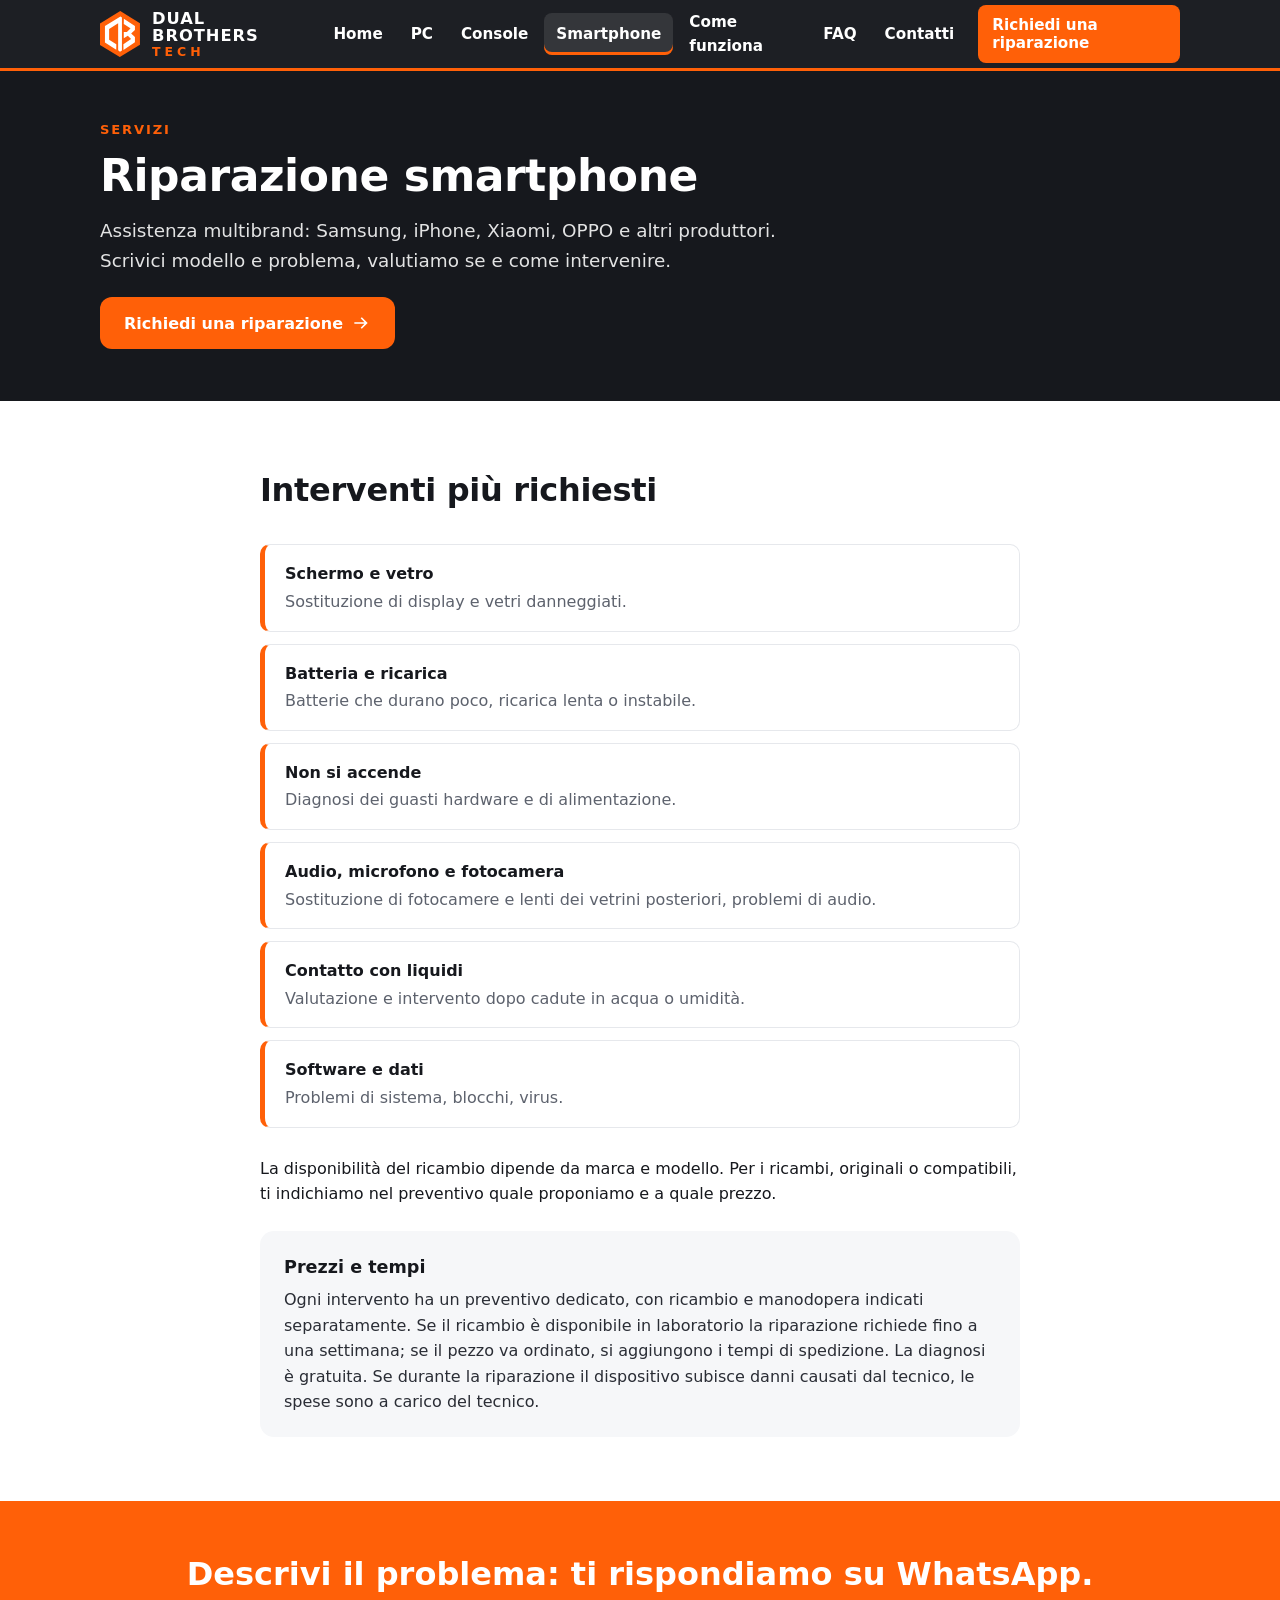
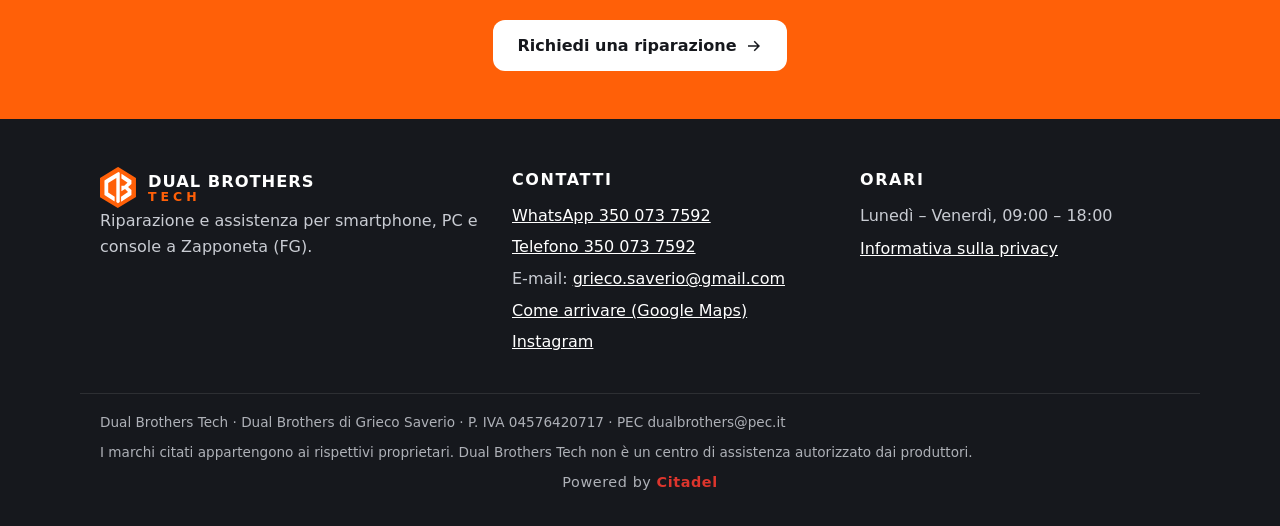
<file: smartphone.html>
<!DOCTYPE html>
<html lang="it">
<head>
<meta charset="utf-8">
<meta name="viewport" content="width=device-width, initial-scale=1">
<title>Riparazione smartphone a Zapponeta – Dual Brothers Tech</title>
<meta name="description" content="Riparazione smartphone multibrand: display, batteria, fotocamera, audio, danni da liquidi. Richiedi una riparazione su WhatsApp.">
<meta name="theme-color" content="#16181D">
<meta property="og:type" content="website">
<meta property="og:locale" content="it_IT">
<meta property="og:site_name" content="Dual Brothers Tech">
<meta property="og:title" content="Riparazione smartphone a Zapponeta – Dual Brothers Tech">
<meta property="og:description" content="Riparazione smartphone multibrand: display, batteria, fotocamera, audio, danni da liquidi. Richiedi una riparazione su WhatsApp.">
<meta property="og:image" content="https://dual-brothers-tech.github.io/DBT-Official-Static-Website/assets/img/og-image.png">
<meta property="og:url" content="https://dual-brothers-tech.github.io/DBT-Official-Static-Website/smartphone.html">
<link rel="icon" href="assets/img/favicon.svg" type="image/svg+xml">
<link rel="icon" href="assets/img/favicon-32.png" sizes="32x32" type="image/png">
<link rel="apple-touch-icon" href="assets/img/apple-touch-icon.png">
<link rel="stylesheet" href="assets/css/style.css">
<link rel="stylesheet" href="assets/css/citadel.css">
</head>
<body>
<a class="skip" href="#main">Vai al contenuto</a>
<header class="site-header">
  <div class="wrap bar">
    <a class="brand" href="index.html" aria-label="Dual Brothers Tech – Home">
      <img src="assets/img/db-mark.svg" alt="" width="40" height="46">
      <span class="brand-text"><strong>Dual Brothers</strong><span>Tech</span></span>
    </a>
    <nav id="nav" class="nav" aria-label="Principale">
      <a href="index.html">Home</a><a href="pc.html">PC</a><a href="console.html">Console</a><a href="smartphone.html" aria-current="page">Smartphone</a><a href="come-funziona.html">Come funziona</a><a href="faq.html">FAQ</a><a href="contatti.html">Contatti</a>
      <a class="btn btn-primary nav-cta" href="richiedi-riparazione.html">Richiedi una riparazione</a>
    </nav>
    <button class="burger" aria-label="Apri il menu" aria-expanded="false" aria-controls="nav"><span></span><span></span><span></span></button>
  </div>
</header>
<main id="main">
<section class="page-head"><div class="wrap">
  <p class="eyebrow">Servizi</p>
  <h1>Riparazione smartphone</h1>
  <p class="lead">Assistenza multibrand: Samsung, iPhone, Xiaomi, OPPO e altri produttori. Scrivici modello e problema, valutiamo se e come intervenire.</p>
  <a class="btn btn-primary" href="richiedi-riparazione.html?tipo=smartphone">Richiedi una riparazione <svg viewBox="0 0 24 24" aria-hidden="true"><path fill="currentColor" d="M13 5l7 7-7 7-1.400-1.400L16.200 13H4v-2h12.200l-4.600-4.600Z"/></svg></a>
</div></section>
<section class="section"><div class="wrap narrow">
  <h2 class="section-title">Interventi più richiesti</h2>
  <ul class="svc-list"><li><strong>Schermo e vetro</strong><span>Sostituzione di display e vetri danneggiati.</span></li><li><strong>Batteria e ricarica</strong><span>Batterie che durano poco, ricarica lenta o instabile.</span></li><li><strong>Non si accende</strong><span>Diagnosi dei guasti hardware e di alimentazione.</span></li><li><strong>Audio, microfono e fotocamera</strong><span>Sostituzione di fotocamere e lenti dei vetrini posteriori, problemi di audio.</span></li><li><strong>Contatto con liquidi</strong><span>Valutazione e intervento dopo cadute in acqua o umidità.</span></li><li><strong>Software e dati</strong><span>Problemi di sistema, blocchi, virus.</span></li></ul>
  <p>La disponibilità del ricambio dipende da marca e modello. Per i ricambi, originali o compatibili, ti indichiamo nel preventivo quale proponiamo e a quale prezzo.</p>
  <div class="box">
    <h3>Prezzi e tempi</h3>
    <p>Ogni intervento ha un preventivo dedicato, con ricambio e manodopera indicati separatamente. Se il ricambio è disponibile in laboratorio la riparazione richiede fino a una settimana; se il pezzo va ordinato, si aggiungono i tempi di spedizione. La diagnosi è gratuita. Se durante la riparazione il dispositivo subisce danni causati dal tecnico, le spese sono a carico del tecnico.</p>
  </div>
</div></section>
<section class="cta-band"><div class="wrap">
  <h2>Descrivi il problema: ti rispondiamo su WhatsApp.</h2>
  <a class="btn btn-light" href="richiedi-riparazione.html">Richiedi una riparazione <svg viewBox="0 0 24 24" aria-hidden="true"><path fill="currentColor" d="M13 5l7 7-7 7-1.400-1.400L16.200 13H4v-2h12.200l-4.600-4.600Z"/></svg></a>
</div></section>
</main>
<footer class="site-footer">
  <div class="wrap foot-grid">
    <div>
      <a class="brand brand-foot" href="index.html"><img src="assets/img/db-mark.svg" alt="" width="36" height="41"><span class="brand-text"><strong>Dual Brothers</strong><span>Tech</span></span></a>
      <p>Riparazione e assistenza per smartphone, PC e console a Zapponeta (FG).</p>
    </div>
    <div>
      <h2>Contatti</h2>
      <ul>
        <li><a href="https://wa.me/393500737592" rel="noopener">WhatsApp 350 073 7592</a></li>
        <li><a href="tel:+393500737592">Telefono 350 073 7592</a></li>
        <li>E-mail: <a href="mailto:grieco.saverio@gmail.com">grieco.saverio@gmail.com</a></li>
        <li><a href="https://maps.app.goo.gl/5PvnprcVcXZ9vp3Z8" rel="noopener">Come arrivare (Google Maps)</a></li>
        <li><a href="https://www.instagram.com/db_tech_riparazioni/" rel="noopener">Instagram</a></li>
      </ul>
    </div>
    <div>
      <h2>Orari</h2>
      <p>Lunedì – Venerdì, 09:00 – 18:00</p>
      <p><a href="privacy.html">Informativa sulla privacy</a></p>
    </div>
  </div>
  <div class="wrap legal">
    <p>Dual Brothers Tech · Dual Brothers di Grieco Saverio · P. IVA 04576420717 · PEC dualbrothers@pec.it</p>
    <p>I marchi citati appartengono ai rispettivi proprietari. Dual Brothers Tech non è un centro di assistenza autorizzato dai produttori.</p>
    <p class="powered cx-immune">Powered by <a class="cx-link" href="https://the-citadel-mainframe.github.io/citadel-website/index.html" target="_blank" rel="noopener">Citadel</a></p>
  </div>
</footer>
<script src="assets/js/config.js"></script>
<script src="assets/js/main.js"></script>
<script src="assets/js/citadel.js"></script>
</body>
</html>
</file>
<file: assets/css/style.css>
/* Dual Brothers Tech – palette ricavata dal logo DB: arancione #FF6008 + bianco, con inchiostro scuro neutro */
:root{
  --orange:#FF6008;
  --orange-dark:#D94D00;
  --orange-soft:#FFF1E8;
  --ink:#16181D;
  --ink-2:#2A2D35;
  --muted:#5D626D;
  --line:#E6E8EC;
  --bg:#FFFFFF;
  --bg-alt:#F6F7F9;
  --radius:14px;
  --max:1120px;
  --font:system-ui,-apple-system,"Segoe UI",Roboto,"Helvetica Neue",Arial,sans-serif;
}
*{box-sizing:border-box}
html{scroll-behavior:smooth;-webkit-text-size-adjust:100%}
body{margin:0;font-family:var(--font);color:var(--ink);background:var(--bg);line-height:1.6;font-size:1rem}
img{max-width:100%;height:auto}
a{color:var(--orange-dark)}
a:hover{color:var(--ink)}
:focus-visible{outline:3px solid var(--orange);outline-offset:2px;border-radius:4px}
.wrap{max-width:var(--max);margin:0 auto;padding:0 20px}
.narrow{max-width:800px}
.skip{position:absolute;left:-999px;top:0;background:var(--ink);color:#fff;padding:10px 14px;z-index:100}
.skip:focus{left:8px;top:8px}

/* header */
.site-header{position:sticky;top:0;z-index:50;background:rgba(22,24,29,.97);color:#fff;border-bottom:3px solid var(--orange)}
.bar{display:flex;align-items:center;justify-content:space-between;gap:16px;min-height:68px}
.brand{display:flex;align-items:center;gap:12px;text-decoration:none;color:#fff}
.brand img{display:block}
.brand-text{display:flex;flex-direction:column;line-height:1.05;text-transform:uppercase;letter-spacing:.06em}
.brand-text strong{font-size:1.02rem;font-weight:800}
.brand-text span{font-size:.78rem;font-weight:700;color:var(--orange);letter-spacing:.32em}
.nav{display:flex;align-items:center;gap:4px}
.nav a{color:#fff;text-decoration:none;padding:9px 12px;border-radius:8px;font-weight:600;font-size:.95rem}
.nav a:hover,.nav a[aria-current]{background:rgba(255,255,255,.1)}
.nav a[aria-current]{box-shadow:inset 0 -3px 0 var(--orange)}
.nav .nav-cta{margin-left:8px;color:#fff;background:var(--orange)}
.nav .nav-cta:hover{background:var(--orange-dark);color:#fff}
.burger{display:none;background:none;border:0;padding:10px;cursor:pointer}
.burger span{display:block;width:24px;height:3px;background:#fff;margin:5px 0;border-radius:2px}

/* buttons */
.btn{display:inline-flex;align-items:center;justify-content:center;gap:8px;padding:14px 22px;border-radius:12px;border:2px solid transparent;font-weight:700;font-size:1rem;text-decoration:none;cursor:pointer;font-family:inherit;line-height:1.2}
.btn svg{width:20px;height:20px;flex:none}
.btn-primary{background:var(--orange);color:#fff}
.btn-primary:hover{background:var(--orange-dark);color:#fff}
.btn-primary:disabled{background:#D4D6DB;color:#7C818C;cursor:not-allowed}
.btn-ghost{border-color:rgba(255,255,255,.5);color:#fff}
.btn-ghost:hover{background:#fff;color:var(--ink)}
.btn-dark{background:var(--ink);color:#fff}
.btn-dark:hover{background:var(--ink-2);color:#fff}
.btn-light{background:#fff;color:var(--ink)}
.btn-light:hover{background:var(--ink);color:#fff}
.btn-wide{width:100%}

/* hero */
.hero{background:var(--ink);color:#fff;padding:64px 0 72px}
.hero-grid{display:grid;grid-template-columns:1.3fr .7fr;gap:40px;align-items:center}
.eyebrow{margin:0 0 12px;color:var(--orange);font-weight:800;text-transform:uppercase;letter-spacing:.14em;font-size:.82rem}
h1{font-size:clamp(2rem,5vw,3.25rem);line-height:1.1;margin:0 0 16px;letter-spacing:-.01em}
.lead{font-size:1.15rem;color:inherit;opacity:.88;max-width:62ch;margin:0 0 24px}
.actions{display:flex;flex-wrap:wrap;gap:12px;margin-bottom:22px}
.hero-note{display:flex;align-items:center;gap:8px;margin:0;opacity:.8;font-size:.95rem}
.hero-note svg{width:18px;height:18px;color:var(--orange)}
.hero-mark{display:flex;justify-content:center}
.hero-mark img{width:min(100%,300px);height:auto}

/* sections */
.section{padding:64px 0}
.section-alt{background:var(--bg-alt)}
.section-title{font-size:clamp(1.5rem,3vw,2rem);margin:0 0 28px;letter-spacing:-.01em}
.center{text-align:center;margin-top:28px}
.note-line{color:var(--muted);margin:20px 0 0}
.page-head{background:var(--ink);color:#fff;padding:48px 0 52px}
.page-head h1{font-size:clamp(1.9rem,4vw,2.75rem)}
.page-head .lead{margin-bottom:22px}

.cards{display:grid;gap:18px;grid-template-columns:repeat(auto-fit,minmax(240px,1fr))}
.cards.two{grid-template-columns:repeat(auto-fit,minmax(300px,1fr))}
.cards.three{grid-template-columns:repeat(auto-fit,minmax(260px,1fr))}
.card{background:#fff;border:1px solid var(--line);border-radius:var(--radius);padding:26px;display:block;color:var(--ink);text-decoration:none}
.card h3{margin:14px 0 8px;font-size:1.3rem}
.card p{margin:0 0 12px;color:var(--muted)}
.card-link:hover{border-color:var(--orange);box-shadow:0 6px 22px rgba(22,24,29,.08);color:var(--ink)}
.card-icon{display:inline-flex;width:48px;height:48px;border-radius:12px;background:var(--orange-soft);color:var(--orange-dark);align-items:center;justify-content:center}
.card-icon svg{width:26px;height:26px}
.more{display:inline-flex;align-items:center;gap:6px;font-weight:700;color:var(--orange-dark)}
.more svg{width:18px;height:18px}

.steps{list-style:none;counter-reset:s;display:grid;gap:18px;grid-template-columns:repeat(auto-fit,minmax(220px,1fr));padding:0;margin:0}
.steps li{counter-increment:s;background:#fff;border:1px solid var(--line);border-radius:var(--radius);padding:24px;position:relative}
.steps li::before{content:counter(s);display:flex;align-items:center;justify-content:center;width:36px;height:36px;border-radius:50%;background:var(--orange);color:#fff;font-weight:800;margin-bottom:12px}
.steps strong{display:block;font-size:1.1rem;margin-bottom:6px}
.steps span{color:var(--muted)}

.info-grid{display:grid;gap:18px;grid-template-columns:repeat(auto-fit,minmax(240px,1fr))}
.info h3{margin:12px 0 4px}
.info p{margin:0;color:var(--muted)}

.cta-band{background:var(--orange);color:#fff;padding:48px 0;text-align:center}
.cta-band h2{margin:0 0 20px;font-size:clamp(1.4rem,3vw,2rem)}
.cta-band .btn svg{width:18px;height:18px}

.svc-list{list-style:none;padding:0;margin:0 0 28px;display:grid;gap:12px}
.svc-list li{display:flex;flex-direction:column;gap:2px;background:#fff;border:1px solid var(--line);border-left:5px solid var(--orange);border-radius:10px;padding:16px 20px}
.svc-list span{color:var(--muted)}
.box{background:var(--bg-alt);border-radius:var(--radius);padding:22px 24px;margin-top:24px}
.box h3{margin:0 0 6px;font-size:1.1rem}
.box h3:not(:first-child){margin-top:18px}
.box p{margin:0;color:var(--ink-2)}

.timeline{list-style:none;margin:0;padding:0;border-left:4px solid var(--orange-soft)}
.timeline li{padding:0 0 26px 24px;position:relative}
.timeline li::before{content:"";position:absolute;left:-10px;top:6px;width:16px;height:16px;border-radius:50%;background:var(--orange)}
.timeline h3{margin:0 0 4px}
.timeline p{margin:0;color:var(--muted)}

.faq{border:1px solid var(--line);border-radius:12px;margin-bottom:12px;background:#fff}
.faq summary{padding:18px 22px;font-weight:700;cursor:pointer;list-style:none;display:flex;justify-content:space-between;gap:12px}
.faq summary::-webkit-details-marker{display:none}
.faq summary::after{content:"+";font-size:1.4rem;line-height:1;color:var(--orange-dark)}
.faq[open] summary::after{content:"–"}
.faq p{margin:0;padding:0 22px 20px;color:var(--ink-2)}

.contact-grid{display:grid;gap:28px;grid-template-columns:1.2fr 1fr;align-items:start}
.contact-grid .cards{grid-template-columns:1fr}
.contact-grid .box{margin-top:0}

.prose h2{margin:32px 0 8px;font-size:1.3rem}
.prose p{color:var(--ink-2)}

/* form */
.form-grid{display:grid;gap:32px;grid-template-columns:1.1fr .9fr;align-items:start}
.form fieldset{border:1px solid var(--line);border-radius:var(--radius);padding:20px 22px 22px;margin:0 0 18px}
.form legend{padding:0 8px;font-weight:800}
.form label{display:block;font-weight:600;margin:14px 0 6px}
.form label:first-of-type{margin-top:4px}
.form input,.form select,.form textarea{width:100%;font:inherit;padding:13px 14px;border:2px solid var(--line);border-radius:10px;background:#fff;color:var(--ink)}
.form input:focus,.form select:focus,.form textarea:focus{border-color:var(--orange);outline:none}
.form .invalid{border-color:#C62828}
.hint{color:var(--muted);margin:0 0 14px}
.fine{color:var(--muted);font-size:.9rem;margin:14px 0 0}
.preview{position:sticky;top:90px;background:var(--ink);color:#fff;border-radius:var(--radius);padding:22px}
.preview h2{margin:0 0 12px;font-size:1.05rem;color:var(--orange)}
.preview pre{margin:0;white-space:pre-wrap;word-break:break-word;font:inherit;font-size:.98rem;line-height:1.55;opacity:.95}

/* footer */
.site-footer{background:var(--ink);color:#C9CCD3;padding:48px 0 24px;margin-top:0}
.site-footer a{color:#fff}
.site-footer h2{color:#fff;font-size:1rem;margin:0 0 10px;text-transform:uppercase;letter-spacing:.1em}
.site-footer ul{list-style:none;padding:0;margin:0}
.site-footer li{margin-bottom:6px}
.site-footer p{margin:0 0 8px}
.foot-grid{display:grid;gap:28px;grid-template-columns:1.2fr 1fr 1fr}
.legal{border-top:1px solid rgba(255,255,255,.12);margin-top:32px;padding-top:18px;font-size:.85rem;opacity:.85}

/* segnaposto da confermare */
.todo{background:#FFE98A;color:#5A4600;border-radius:4px;padding:1px 6px;font-weight:600;font-size:.92em}

@media (max-width:860px){
  .hero-grid,.form-grid,.contact-grid,.foot-grid{grid-template-columns:1fr}
  .hero-mark{display:none}
  .preview{position:static;order:-1}
  .burger{display:block}
  .nav{position:absolute;left:0;right:0;top:100%;background:var(--ink);flex-direction:column;align-items:stretch;padding:10px 20px 18px;display:none;border-bottom:3px solid var(--orange)}
  .nav.open{display:flex}
  .nav .nav-cta{margin:8px 0 0;text-align:center}
  .section{padding:48px 0}
  .hero{padding:44px 0 52px}
}
@media (prefers-reduced-motion:reduce){html{scroll-behavior:auto}}
</file>
<file: assets/css/citadel.css>
/* Easter egg "Powered by Citadel" – palette e font ripresi dal terminale della Citadel */
@font-face{font-family:"VT323";src:url("../fonts/vt323.woff2") format("woff2");font-weight:400;font-style:normal;font-display:swap}

.powered{margin:14px 0 0;text-align:center;font-size:.9rem;letter-spacing:.04em}
.site-footer .powered a.cx-link,.cx-red{color:#ff3b30;font-weight:700;text-decoration:none;border-bottom:1px solid transparent}
.site-footer .powered a.cx-link:hover{color:#ff3b30;border-bottom-color:#ff3b30}
.cx-sr{position:absolute;width:1px;height:1px;overflow:hidden;clip:rect(0 0 0 0);white-space:nowrap}

/* emblema ASCII (colori come nel sito Citadel) */
.cx-ascii{margin:0;font-family:ui-monospace,"Cascadia Mono","Cascadia Code",Consolas,"SF Mono","Liberation Mono","Courier New",monospace;line-height:1;white-space:pre;overflow:hidden;user-select:none;font-size:clamp(6px,1.9vw,15px);text-shadow:none}
.cx-ascii .g{color:#8f8f8f}
.cx-ascii .r{color:#ff3b30;text-shadow:0 0 6px rgba(255,59,48,.7)}

/* emblema "da sempre sotto" il sito */
#cx-bg{position:fixed;inset:0;z-index:-1;display:flex;align-items:center;justify-content:center;pointer-events:none;opacity:var(--cx-e,0);transition:opacity .8s}

/* ---- decadimento progressivo ---- */
html.cx-on *{transition:color .5s,background-color .5s,border-color .5s,opacity .6s,transform .6s,filter .6s}
html.cx-on .cx-immune,html.cx-on .cx-immune *{transition:none}

html.cx-s1 body{filter:saturate(.8) contrast(1.05)}
html.cx-s1::after,html.cx-s2::after{content:"";position:fixed;inset:0;pointer-events:none;z-index:9000;background:repeating-linear-gradient(0deg,rgba(0,0,0,.18) 0 1px,transparent 1px 3px);opacity:calc(var(--cx-l,0)*.025)}
html.cx-s1 .cx-frag{animation:cx-jit 1.8s steps(1) infinite}
html.cx-s1 .cx-frag:nth-child(3n){animation-delay:.4s}
html.cx-s1 .cx-frag:nth-child(3n+1){animation-delay:.9s}

html.cx-s2 body{filter:saturate(.45) contrast(1.15);font-family:ui-monospace,"Cascadia Mono",Consolas,"Liberation Mono","Courier New",monospace}
html.cx-s2 .card,html.cx-s2 .steps li,html.cx-s2 .svc-list li,html.cx-s2 .faq,html.cx-s2 .box,html.cx-s2 .info{border-style:dashed}
html.cx-s2 img{filter:contrast(1.3) hue-rotate(calc(var(--cx-l,0)*4deg))}

/* sfondi che cedono: appare il livello sottostante */
html.cx-s3{background:#050000}
html.cx-s3 body *:not(.cx-immune):not(.cx-immune *){background:transparent !important;box-shadow:none !important;border-color:rgba(255,59,48,.5) !important;color:#ff5a4e !important;text-shadow:0 0 5px rgba(255,59,48,.35)}
html.cx-s3 body{filter:none;background:transparent !important}
html.cx-s3 .cx-frag{transform:translate(calc(var(--cx-dx)*var(--cx-q)*38px),calc(var(--cx-dy)*var(--cx-q)*46px)) rotate(calc(var(--cx-r)*var(--cx-q)*7deg));opacity:calc(1 - var(--cx-q)*.85)}
html.cx-s3 img{filter:grayscale(1) contrast(1.4);opacity:calc(1 - var(--cx-q)*.9)}
html.cx-s3 .site-footer,html.cx-s3 .cta-band{border-top-color:rgba(255,59,48,.3) !important}
html.cx-s3 .site-footer .powered,html.cx-s3 .site-footer .powered *{color:inherit}
html.cx-s3 .site-footer .powered{color:#c9ccd3 !important}
html.cx-s3 .site-footer .powered a.cx-link{color:#ff3b30 !important}

html.cx-s4 .cx-frag{opacity:calc(1 - var(--cx-q)*1.05)}
html.cx-s4 .site-footer .powered{position:fixed;left:0;right:0;bottom:26px;margin:0;z-index:9500;background:transparent !important}

@keyframes cx-jit{0%{transform:translate(0,0)}25%{transform:translate(1px,-1px)}50%{transform:translate(-1px,0)}75%{transform:translate(0,1px)}100%{transform:translate(0,0)}}

/* ---- scena finale ---- */
html.cx-final-on::after{display:none}
html.cx-final-on,html.cx-final-on body{overflow:hidden}
#cx-final{position:fixed;inset:0;z-index:99999;background:#050000;color:#ff5a4e;font-family:"VT323",ui-monospace,Consolas,"Courier New",monospace;font-size:22px;display:flex;flex-direction:column;align-items:center;justify-content:center;padding:24px 16px 80px;animation:cx-in .5s ease-out both}
#cx-final .cx-wrap{width:min(44rem,100%);display:flex;flex-direction:column;align-items:center;gap:22px}
.cx-ascii-final{font-size:clamp(5px,1.5vw,11px)}
.cx-console{width:100%;border:1px solid #ff3b30;background:linear-gradient(180deg,#120404,#080101);box-shadow:0 0 0 1px #000,0 0 18px rgba(255,59,48,.22),inset 0 0 30px rgba(255,59,48,.07);padding:0 1rem 1rem;min-height:7.5rem}
.cx-bar{display:flex;justify-content:space-between;gap:1rem;flex-wrap:wrap;margin:0 -1rem .8rem;padding:.3rem 1rem;background:#ff3b30;color:#000;font-size:.74rem;letter-spacing:.14em;text-shadow:none}
.cx-line{margin:.6rem 0 0;font-size:1rem;color:#ff8a7e;text-shadow:0 0 6px rgba(255,59,48,.6);overflow-wrap:anywhere}
.cx-prompt{color:#ff3b30}
.cx-cursor{color:#ff3b30;animation:cx-blink 1s steps(1) infinite}
.cx-powered{position:fixed;left:0;right:0;bottom:26px;margin:0;text-align:center;font-size:1.05rem;letter-spacing:.05em;color:#c9ccd3;text-shadow:none}
.cx-powered .cx-red{color:#ff3b30;border:0}
@keyframes cx-blink{50%{opacity:0}}
@keyframes cx-in{from{opacity:0}to{opacity:1}}

@media (prefers-reduced-motion:reduce){
  html.cx-s1 .cx-frag{animation:none}
  html.cx-on *{transition:none}
  #cx-final{animation:none}
  .cx-cursor{animation:none}
}
</file>
